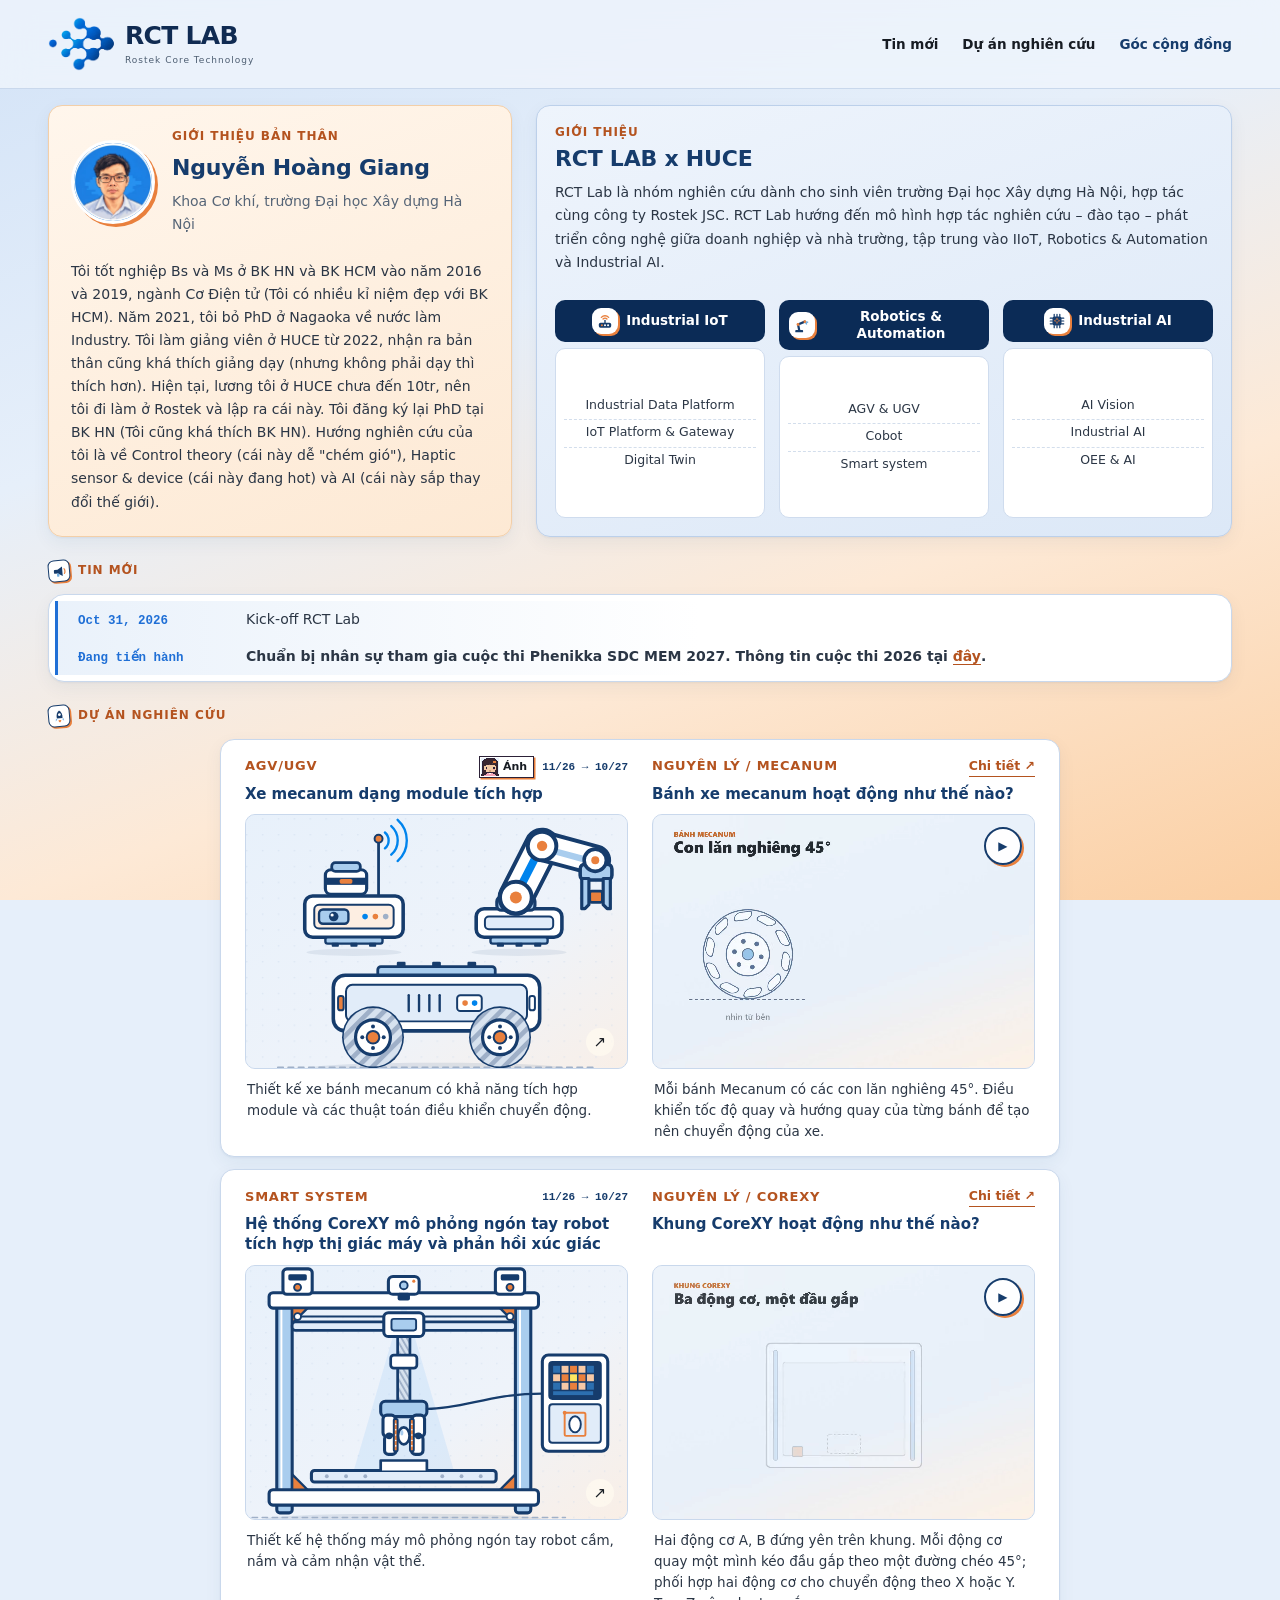
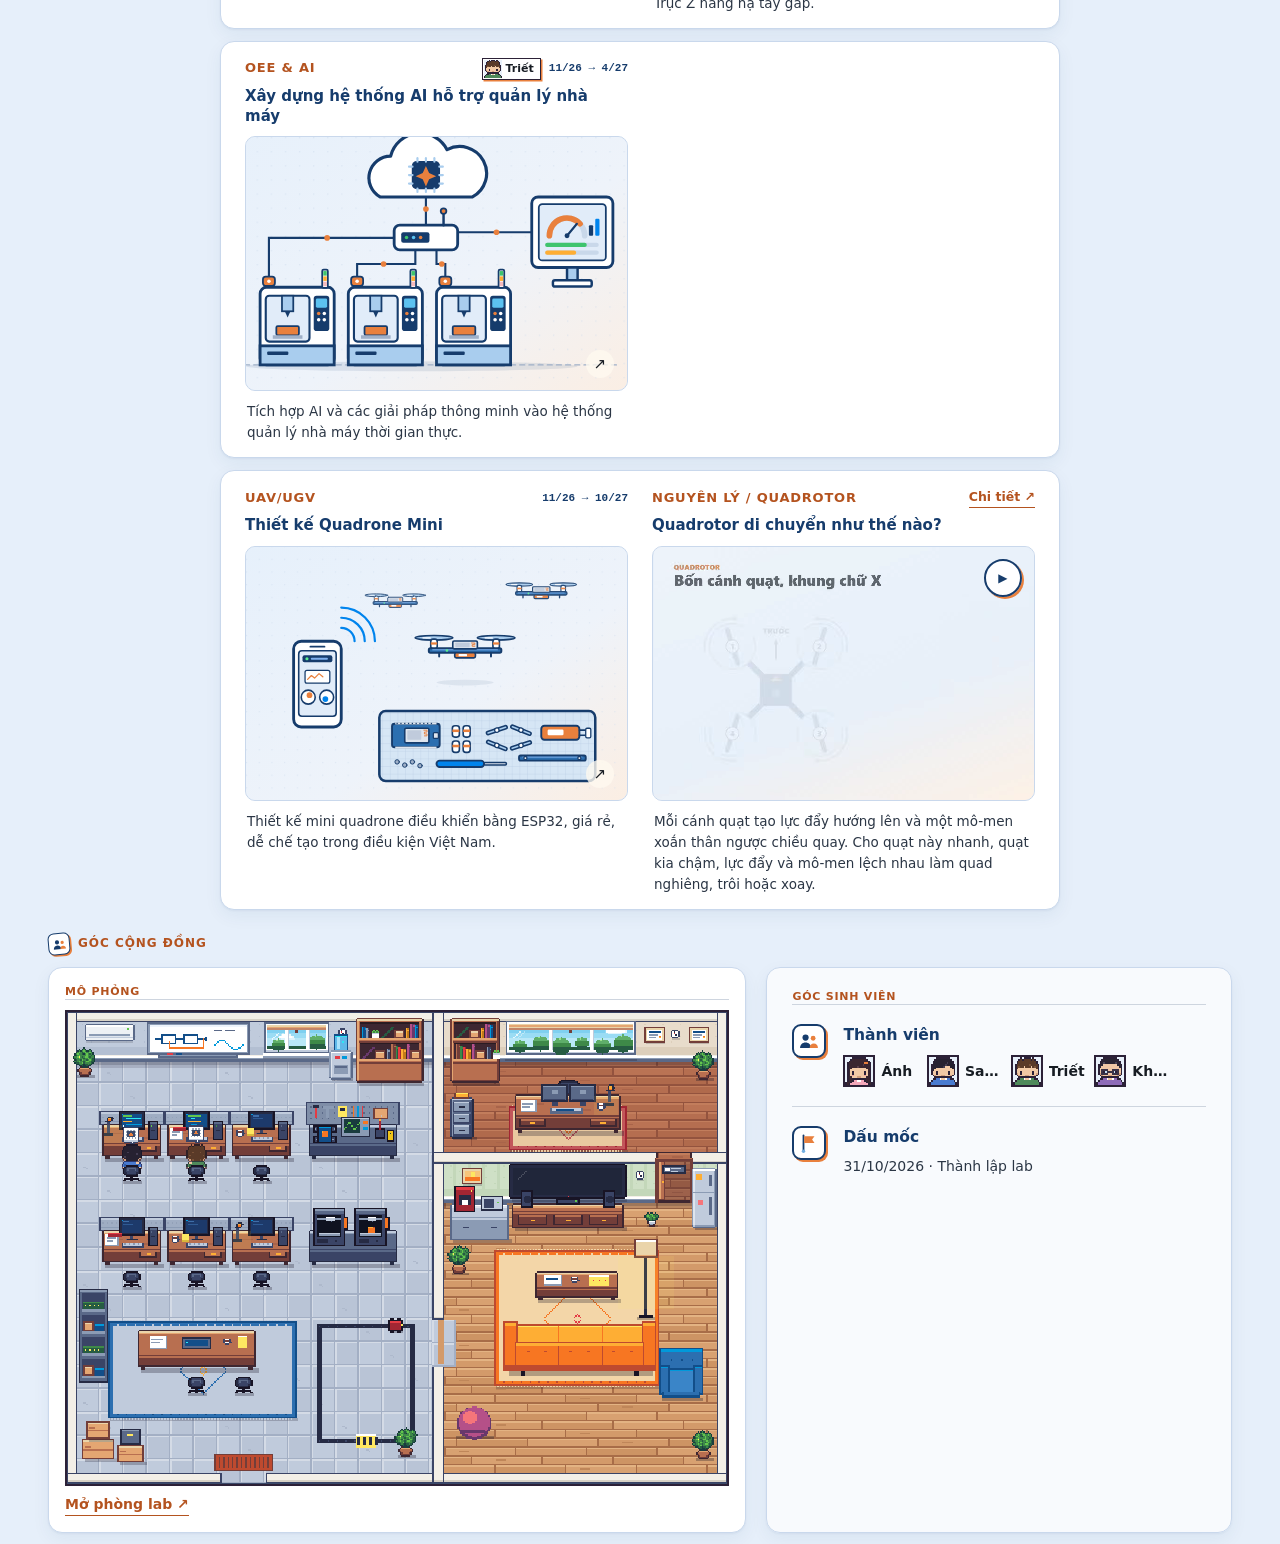
<file: index.html>
<!doctype html>
<html lang="vi">
<head>
  <meta charset="UTF-8"><meta name="viewport" content="width=device-width, initial-scale=1">
  <meta name="theme-color" content="#163c6c">
  <meta name="description" content="RCT Lab — Không gian học tập và thực hành cơ điện tử dành cho sinh viên. Seminar, dự án, nghiên cứu và học liệu.">
  <title>RCT Lab · Robotics & AI</title>
  <link rel="icon" type="image/svg+xml" href="assets/rct-network-icon.svg">
  <link rel="stylesheet" href="style.css"><link rel="stylesheet" href="revisions.css"><link rel="stylesheet" href="theme.css?v=32"><script defer src="app.js?v=7"></script>
</head>
<body>
  <header class="site-header"><div class="container header-inner">
    <a href="#home" class="brand" aria-label="RCT Lab — Trang đầu"><span class="brand-network" aria-hidden="true"><img src="assets/rct-brand-source.png" alt="" width="1042" height="262"></span><span class="brand-wordmark">RCT LAB<small>Rostek Core Technology</small></span></a>
    <button class="menu-toggle" aria-expanded="false" aria-controls="main-nav" aria-label="Mở menu"><span></span><span></span></button>
    <nav id="main-nav" aria-label="Điều hướng chính"><a href="#news">Tin mới</a><a href="#open-work">Dự án nghiên cứu</a><a href="#community">Góc cộng đồng</a></nav>
    
  </div></header>
  <main>
    <section class="rct-intro container intro-split" id="home"><div class="lab-summary"><div class="intro-copy"><div class="intro-label">GIỚI THIỆU</div><h1>RCT LAB x HUCE</h1><p>RCT Lab là nhóm nghiên cứu dành cho sinh viên trường Đại học Xây dựng Hà Nội, hợp tác cùng công ty Rostek JSC. RCT Lab hướng đến mô hình hợp tác nghiên cứu – đào tạo – phát triển công nghệ giữa doanh nghiệp và nhà trường, tập trung vào IIoT, Robotics &amp; Automation và Industrial AI.</p></div><div class="focus-grid" aria-label="Các nhóm chuyên môn"><article class="focus-card"><h2><span class="focus-icon" aria-hidden="true"><svg class="ico ico-iot" viewBox="0 0 32 32"><path class="rays w1" d="M9.5 9.5a9 9 0 0 1 13 0" stroke-width="2.4" stroke-linecap="round"/><path class="rays w2" d="M12.5 12.5a4.6 4.6 0 0 1 7 0" stroke-width="2.4" stroke-linecap="round"/><path d="M16 15v4" stroke="#163c6c" stroke-width="2.4" stroke-linecap="round"/><rect class="f1" x="5" y="19" width="22" height="9" rx="3"/><circle class="acc" cx="10.5" cy="23.5" r="1.8"/><circle class="f3" cx="16" cy="23.5" r="1.8"/><circle class="f3" cx="21.5" cy="23.5" r="1.8"/></svg></span>Industrial IoT</h2><ul><li>Industrial Data Platform</li><li>IoT Platform & Gateway</li><li>Digital Twin</li></ul></article><article class="focus-card"><h2><span class="focus-icon" aria-hidden="true"><svg class="ico ico-arm" viewBox="0 0 32 32"><rect class="f1" x="4" y="25" width="14" height="4" rx="1.5"/><g class="arm"><path d="M11 25 9 15l12-5" fill="none" stroke="#163c6c" stroke-width="4" stroke-linecap="round" stroke-linejoin="round"/><path d="M21 10l5 1m-5-1 3 4" fill="none" stroke="#72afe1" stroke-width="2.6" stroke-linecap="round"/><circle class="acc" cx="9" cy="15" r="2.6"/><circle class="acc" cx="21" cy="10" r="2.4"/></g></svg></span>Robotics & Automation</h2><ul><li>AGV & UGV</li><li>Cobot</li><li>Smart system</li></ul></article><article class="focus-card"><h2><span class="focus-icon" aria-hidden="true"><svg class="ico ico-chip" viewBox="0 0 32 32"><path d="M11 4v4M16 4v4M21 4v4M11 24v4M16 24v4M21 24v4M4 11h4M4 16h4M4 21h4M24 11h4M24 16h4M24 21h4" stroke="#163c6c" stroke-width="2.2" stroke-linecap="round"/><rect class="f1" x="8" y="8" width="16" height="16" rx="3.5"/><path class="acc spark" d="M16 10.5l1.4 3.6 3.6 1.4-3.6 1.4L16 20.5l-1.4-3.6-3.6-1.4 3.6-1.4z"/></svg></span>Industrial AI</h2><ul><li>AI Vision</li><li>Industrial AI</li><li>OEE &amp; AI</li></ul></article></div></div><aside class="about-card personal-sidebar" aria-labelledby="about-title"><div class="bio-heading"><div class="avatar-placeholder"><img src="assets/avatar.webp" alt="Ảnh đại diện Nguyễn Hoàng Giang" width="160" height="160"></div><div><h2 id="about-title">GIỚI THIỆU BẢN THÂN</h2><h3>Nguyễn Hoàng Giang</h3><p>Khoa Cơ khí, trường Đại học Xây dựng Hà Nội</p></div></div><div class="about-copy"><p>Tôi tốt nghiệp Bs và Ms ở BK HN và BK HCM vào năm 2016 và 2019, ngành Cơ Điện tử (Tôi có nhiều kỉ niệm đẹp với BK HCM). Năm 2021, tôi bỏ PhD ở Nagaoka về nước làm Industry. Tôi làm giảng viên ở HUCE từ 2022, nhận ra bản thân cũng khá thích giảng dạy (nhưng không phải dạy thì thích hơn). Hiện tại, lương tôi ở HUCE chưa đến 10tr, nên tôi đi làm ở Rostek và lập ra cái này. Tôi đăng ký lại PhD tại BK HN (Tôi cũng khá thích BK HN). Hướng nghiên cứu của tôi là về Control theory (cái này dễ "chém gió"), Haptic sensor &amp; device (cái này đang hot) và AI (cái này sắp thay đổi thế giới).</p></div></aside></section>

    <section class="news-section section news-brief-section" id="news"><div class="container"><div class="section-heading"><h2><span class="section-icon" aria-hidden="true"><svg class="ico ico-news" viewBox="0 0 32 32"><g class="mega"><path class="f1" d="M6 12h6l10-6v20l-10-6H6a2 2 0 0 1-2-2v-4a2 2 0 0 1 2-2z"/><rect class="f2" x="10" y="20" width="5" height="7" rx="2"/></g><path class="acc spark" d="M26 11c2 1.5 2 8.500 0 10" fill="none" stroke-width="2.600" stroke-linecap="round"/></svg></span>Tin mới</h2></div><ul class="news-brief-list"><li class="dated-news"><time datetime="2026-10-31">Oct 31, 2026</time><p>Kick-off RCT Lab</p></li><li class="dated-news ongoing" id="research"><span class="story-date">Đang tiến hành</span><p>Chuẩn bị nhân sự tham gia cuộc thi Phenikka SDC MEM 2027. Thông tin cuộc thi 2026 tại <a class="lk" href="https://phenikaa-uni.edu.vn:3600/mem/vi/2026sdc/2026-01-12-chu-de-va-luat-thi-dau-sdc-mem-2026.pdf" target="_blank" rel="noopener noreferrer">đây</a>.</p></li></ul></div></section>

    <section class="section container" id="open-work"><div class="section-heading"><div><h2><span class="section-icon" aria-hidden="true"><svg class="ico ico-rocket" viewBox="0 0 32 32"><g class="rk"><path class="f2" d="M11 22l-4 4 1-6zM21 22l4 4-1-6z"/><path class="f1" d="M16 3c5 3 7 9 6 17h-12c-1-8 1-14 6-17z"/><circle class="f3" cx="16" cy="12" r="3"/></g><path class="acc flame" d="M13 24c0 3 3 5 3 5s3-2 3-5z"/></svg></span>Dự án nghiên cứu</h2></div></div>
      
      <article class="project-row"><div class="project-main"><div class="row-head"><span class="row-tag">AGV/UGV</span><div class="project-meta"><span class="project-lead" title="Trưởng nhóm: Ánh"><img src="assets/members/anh.svg" alt="" width="28" height="28">Ánh</span><span class="project-timeline">11/26 → 10/27</span></div></div><h3 class="row-title"><button data-detail="project-rover">Xe mecanum dạng module tích hợp</button></h3><button class="project-picture pale" data-detail="project-rover" aria-label="Xe mecanum dạng module tích hợp"><img src="assets/mecanum-project-v2.svg" alt="Minh họa AGV/UGV" width="960" height="640"><span class="picture-arrow">↗</span></button><p class="row-desc">Thiết kế xe bánh mecanum có khả năng tích hợp module và các thuật toán điều khiển chuyển động.</p></div><div class="project-docs"><div class="row-head"><span class="row-tag">Nguyên lý / Mecanum</span><a class="rct-story-link" href="material-mecanum.html" target="_blank" rel="noopener noreferrer">Chi tiết ↗</a></div><h3 class="row-title">Bánh xe mecanum hoạt động như thế nào?</h3><div class="rct-story-media clip-media"><video muted loop playsinline preload="metadata" poster="assets/mecanum-clip-poster.png" aria-label="Clip minh họa con lăn 45° và bốn kiểu chuyển động của xe mecanum"><source src="assets/mecanum-clip.mp4" type="video/mp4"><source src="assets/mecanum-clip.webm" type="video/webm"></video><button class="clip-toggle" type="button" aria-label="Tạm dừng clip" aria-pressed="false"><span aria-hidden="true">❚❚</span></button></div><p class="row-desc">Mỗi bánh Mecanum có các con lăn nghiêng 45°. Điều khiển tốc độ quay và hướng quay của từng bánh để tạo nên chuyển động của xe.</p></div></article><article class="project-row"><div class="project-main"><div class="row-head"><span class="row-tag">Smart System</span><div class="project-meta"><span class="project-timeline">11/26 → 10/27</span></div></div><h3 class="row-title"><button data-detail="project-machine">Hệ thống CoreXY mô phỏng ngón tay robot tích hợp thị giác máy và phản hồi xúc giác</button></h3><button class="project-picture pale" data-detail="project-machine" aria-label="Hệ thống CoreXY mô phỏng ngón tay robot tích hợp thị giác máy và phản hồi xúc giác"><img src="assets/corexy-project-v2.svg" alt="Minh họa Smart System" width="990" height="660" loading="lazy"><span class="picture-arrow">↗</span></button><p class="row-desc">Thiết kế hệ thống máy mô phỏng ngón tay robot cầm, nắm và cảm nhận vật thể.</p></div><div class="project-docs"><div class="row-head"><span class="row-tag">Nguyên lý / CoreXY</span><a class="rct-story-link" href="material-corexy.html" target="_blank" rel="noopener noreferrer">Chi tiết ↗</a></div><h3 class="row-title">Khung CoreXY hoạt động như thế nào?</h3><div class="rct-story-media clip-media"><video muted loop playsinline preload="metadata" poster="assets/corexy-clip-poster.png" aria-label="Clip minh họa cách động cơ A, B, Z của khung CoreXY phối hợp để gắp và thả vật"><source src="assets/corexy-clip.mp4" type="video/mp4"><source src="assets/corexy-clip.webm" type="video/webm"></video><button class="clip-toggle" type="button" aria-label="Tạm dừng clip" aria-pressed="false"><span aria-hidden="true">❚❚</span></button></div><p class="row-desc">Hai động cơ A, B đứng yên trên khung. Mỗi động cơ quay một mình kéo đầu gắp theo một đường chéo 45°; phối hợp hai động cơ cho chuyển động theo X hoặc Y. Trục Z nâng hạ tay gắp.</p></div></article><article class="project-row"><div class="project-main"><div class="row-head"><span class="row-tag">OEE &amp; AI</span><div class="project-meta"><span class="project-lead" title="Trưởng nhóm: Triết"><img src="assets/members/triet.svg" alt="" width="28" height="28">Triết</span><span class="project-timeline">11/26 → 4/27</span></div></div><h3 class="row-title"><button data-detail="project-ai">Xây dựng hệ thống AI hỗ trợ quản lý nhà máy</button></h3><button class="project-picture pale" data-detail="project-ai" aria-label="Xây dựng hệ thống AI hỗ trợ quản lý nhà máy"><img src="assets/factory-project-v2.svg" alt="Minh họa OEE &amp; AI" width="1080" height="720" loading="lazy"><span class="picture-arrow">↗</span></button><p class="row-desc">Tích hợp AI và các giải pháp thông minh vào hệ thống quản lý nhà máy thời gian thực.</p></div><div class="project-docs project-docs--empty"></div></article><article class="project-row"><div class="project-main"><div class="row-head"><span class="row-tag">UAV/UGV</span><div class="project-meta"><span class="project-timeline">11/26 → 10/27</span></div></div><h3 class="row-title"><button data-detail="project-quad">Thiết kế Quadrone Mini</button></h3><button class="project-picture pale" data-detail="project-quad" aria-label="Thiết kế Quadrone Mini"><img src="assets/quadrone-project-v2.svg" alt="Minh họa UAV/UGV" width="900" height="600" loading="lazy"><span class="picture-arrow">↗</span></button><p class="row-desc">Thiết kế mini quadrone điều khiển bằng ESP32, giá rẻ, dễ chế tạo trong điều kiện Việt Nam.</p></div><div class="project-docs"><div class="row-head"><span class="row-tag">Nguyên lý / Quadrotor</span><a class="rct-story-link" href="material-quadrotor.html" target="_blank" rel="noopener noreferrer">Chi tiết ↗</a></div><h3 class="row-title">Quadrotor di chuyển như thế nào?</h3><div class="rct-story-media clip-media"><video muted loop playsinline preload="metadata" poster="assets/quadrotor-clip-poster.png" aria-label="Clip minh họa tốc độ bốn cánh quạt quyết định chuyển động của quadrotor"><source src="assets/quadrotor-clip.mp4" type="video/mp4"><source src="assets/quadrotor-clip.webm" type="video/webm"></video><button class="clip-toggle" type="button" aria-label="Tạm dừng clip" aria-pressed="false"><span aria-hidden="true">❚❚</span></button></div><p class="row-desc">Mỗi cánh quạt tạo lực đẩy hướng lên và một mô-men xoắn thân ngược chiều quay. Cho quạt này nhanh, quạt kia chậm, lực đẩy và mô-men lệch nhau làm quad nghiêng, trôi hoặc xoay.</p></div></article>
</section>

    <section class="community-section section" id="community"><div class="container"><div class="section-heading"><h2><span class="section-icon" aria-hidden="true"><svg class="ico ico-people" viewBox="0 0 32 32"><g class="pp"><circle class="f1" cx="11" cy="11" r="4.500"/><path class="f1" d="M3 26c0-5 3.500-8 8-8s8 3 8 8z"/><circle class="acc" cx="22" cy="12" r="3.500"/><path class="acc" d="M17 26c0-4 2.500-6.500 6-6.500s6 2.500 6 6.500z"/></g></svg></span>Góc cộng đồng</h2></div><div class="community-layout"><div class="sim-box"><div class="sim-label">Mô phỏng</div><div class="sim-frame"><iframe src="lab/?embed=1&amp;v=4" title="Phòng lab RCT dạng pixel, nhân vật hoạt động theo lịch trong ngày" loading="lazy"></iframe></div><a class="sim-open lk" href="lab/" target="_blank" rel="noopener noreferrer">Mở phòng lab ↗</a></div><div class="community-board"><div class="board-label">Góc sinh viên</div><div class="community-tile"><span class="tile-symbol" aria-hidden="true"><svg class="ico" viewBox="0 0 32 32"><circle class="f1" cx="11" cy="11" r="4.5"/><path class="f1" d="M3 26c0-5 3.5-8 8-8s8 3 8 8z"/><circle class="acc" cx="22" cy="12" r="3.5"/><path class="acc" d="M17 26c0-4 2.5-6.5 6-6.5s6 2.5 6 6.5z"/></svg></span><div><h3>Thành viên</h3><ul class="member-row"><li><img src="assets/members/anh.svg" alt="" width="32" height="32"><span>Ánh</span></li><li><img src="assets/members/sang.svg" alt="" width="32" height="32"><span>Sang</span></li><li><img src="assets/members/triet.svg" alt="" width="32" height="32"><span>Triết</span></li><li><img src="assets/members/khiet.svg" alt="" width="32" height="32"><span>Khiết</span></li></ul></div></div><div class="community-tile"><span class="tile-symbol" aria-hidden="true"><svg class="ico" viewBox="0 0 32 32"><path d="M8 28V5" stroke="#163c6c" stroke-width="2.6" stroke-linecap="round"/><path class="acc" d="M9 6h15l-3.5 5 3.5 5H9z"/><circle class="f2" cx="8" cy="28" r="2.5"/></svg></span><div><h3>Dấu mốc</h3><p><time datetime="2026-10-31">31/10/2026</time> · Thành lập lab</p></div></div></div></div></div></section>
  </main>

  <dialog id="detail-dialog" aria-labelledby="dialog-title"><div class="dialog-head"><span class="eyebrow">RCT LAB / KHÁM PHÁ</span><button id="dialog-close" aria-label="Đóng chi tiết">×</button></div><div id="dialog-content"></div></dialog>
</body>
</html>
</file>
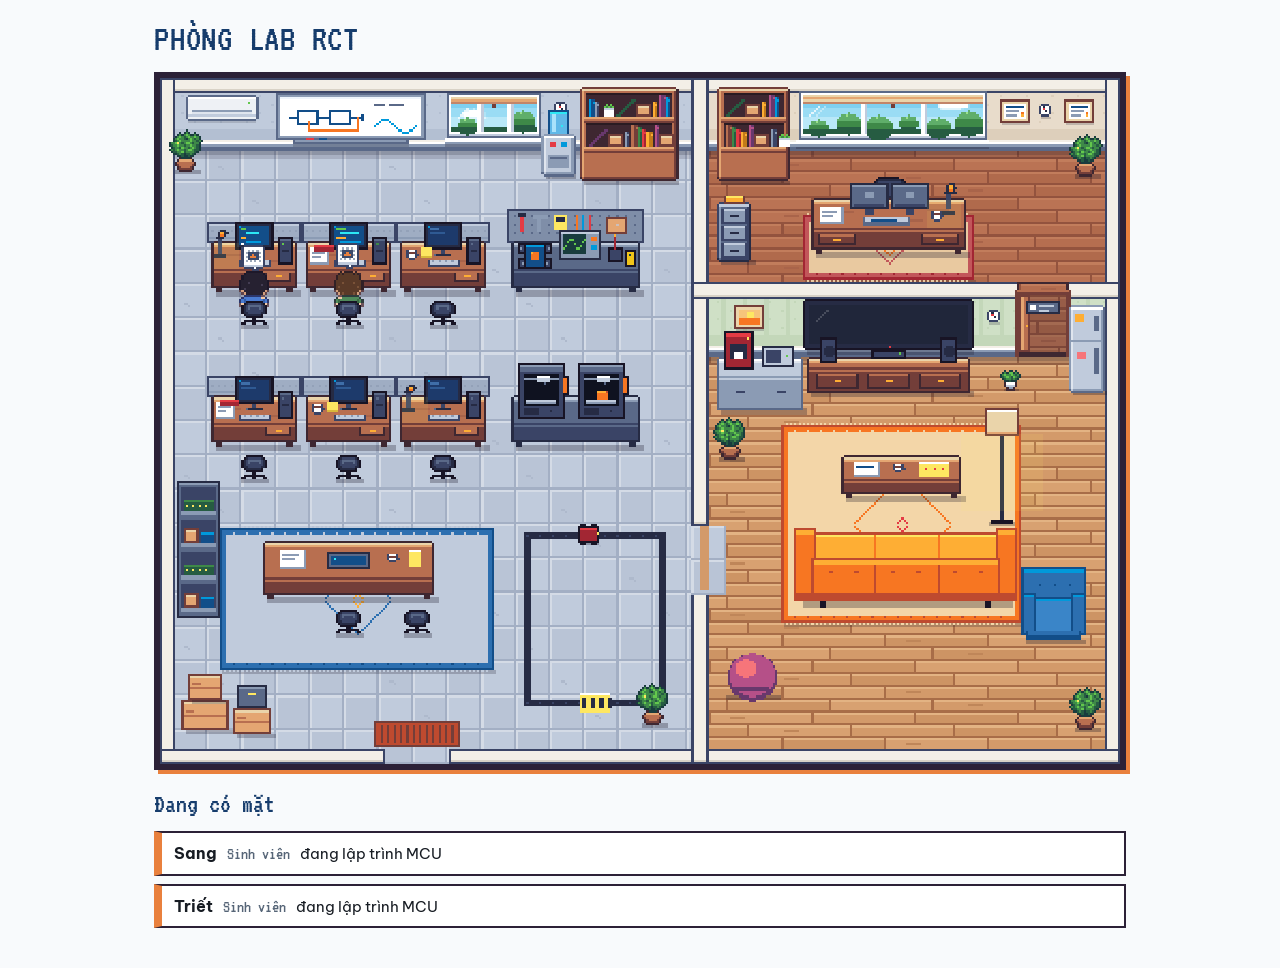
<file: lab/index.html>
<!doctype html>
<html lang="vi">
<head>
<meta charset="UTF-8"><meta name="viewport" content="width=device-width, initial-scale=1">
<title>Phòng lab RCT</title>
<script>if (new URLSearchParams(location.search).has('embed')) document.documentElement.classList.add('embed');</script>
<link rel="icon" type="image/svg+xml" href="../assets/rct-network-icon.svg">
<link rel="preconnect" href="https://fonts.googleapis.com"><link rel="preconnect" href="https://fonts.gstatic.com" crossorigin>
<link rel="stylesheet" href="https://fonts.googleapis.com/css2?family=VT323&family=Be+Vietnam+Pro:wght@400;600&display=swap">
<style>
:root{--navy:#163c6c;--navy2:#102b52;--ink:#2c2137;--pale:#e8f0fa;--orange:#e9803d;--text:#171c23;--muted:#566577;--bg:#f8fafc;--pix:"VT323",monospace;--ui:"Be Vietnam Pro","Segoe UI",system-ui,sans-serif}
*{box-sizing:border-box}
body{margin:0;background:var(--bg);color:var(--text);font:15px/1.5 var(--ui);padding:20px 16px 40px}
.wrap{max-width:972px;margin:0 auto;display:grid;gap:14px}
.wrap>*{min-width:0}
header{display:flex;flex-wrap:wrap;justify-content:space-between;align-items:baseline;gap:6px 16px}
h1{font:400 2.4rem/1 var(--pix);margin:0;color:var(--navy);letter-spacing:.02em}
.stage{background:var(--ink);padding:6px;box-shadow:4px 4px 0 var(--orange)}
canvas{display:block;width:100%;max-width:100%;height:auto;image-rendering:pixelated;cursor:pointer}
.clock{font:400 2.4rem/1 var(--pix);color:var(--navy)}
.date{color:var(--muted);font-size:.85rem}
.spacer{flex:1}
button{font:400 1.2rem/1 var(--pix);border:2px solid var(--ink);background:var(--pale);color:var(--ink);padding:5px 10px;cursor:pointer;box-shadow:2px 2px 0 var(--ink)}
button:active{transform:translate(2px,2px);box-shadow:none}
button[aria-pressed="true"]{background:var(--orange);color:#fff}
button:focus-visible,input:focus-visible,canvas:focus-visible{outline:2px dashed var(--orange);outline-offset:2px}
.group{display:flex;flex-wrap:wrap;gap:6px;align-items:center}
.group span{font:400 1.1rem var(--pix);color:var(--muted)}
input[type=range]{width:100%;accent-color:var(--orange)}
.ticks{display:flex;justify-content:space-between;font:400 1rem var(--pix);color:var(--muted)}
h2{font:400 1.7rem/1 var(--pix);color:var(--navy);margin:6px 0 0}
.now-list{list-style:none;margin:0;padding:0;display:grid;gap:8px}
.now-list li{display:flex;flex-wrap:wrap;align-items:baseline;gap:4px 10px;background:#fff;border:2px solid var(--ink);border-left:8px solid var(--orange);padding:8px 12px}
.now-list li.pi{border-left-color:var(--navy)}
.now-list li.sel{box-shadow:4px 4px 0 var(--orange)}
.now-list b{font-size:1rem}
.now-list .role{font:400 1.1rem/1 var(--pix);color:var(--muted)}
@media (max-width:560px){.clock{font-size:2rem}}
/* ?embed=1: chỉ còn khung phòng, dùng khi nhúng vào trang chính */
.embed body{padding:0;background:transparent}
.embed .wrap{gap:0}
.embed header,.embed .bar,.embed h2,.embed .now-list{display:none}
.embed .stage{padding:0;box-shadow:none;background:none}
</style>
</head>
<body>
<div class="wrap">
  <header>
    <h1>PHÒNG LAB RCT</h1>
  </header>
  <div class="stage"><canvas id="cv" width="1344" height="960" aria-label="Phòng lab pixel; bấm vào nhân vật để đánh dấu"></canvas></div>
  <h2>Đang có mặt</h2>
  <ul id="now" class="now-list" aria-live="polite"></ul>
</div>
<script src="sprites.js?v=4"></script>
<script src="lab.js?v=6"></script>
</body>
</html>
</file>
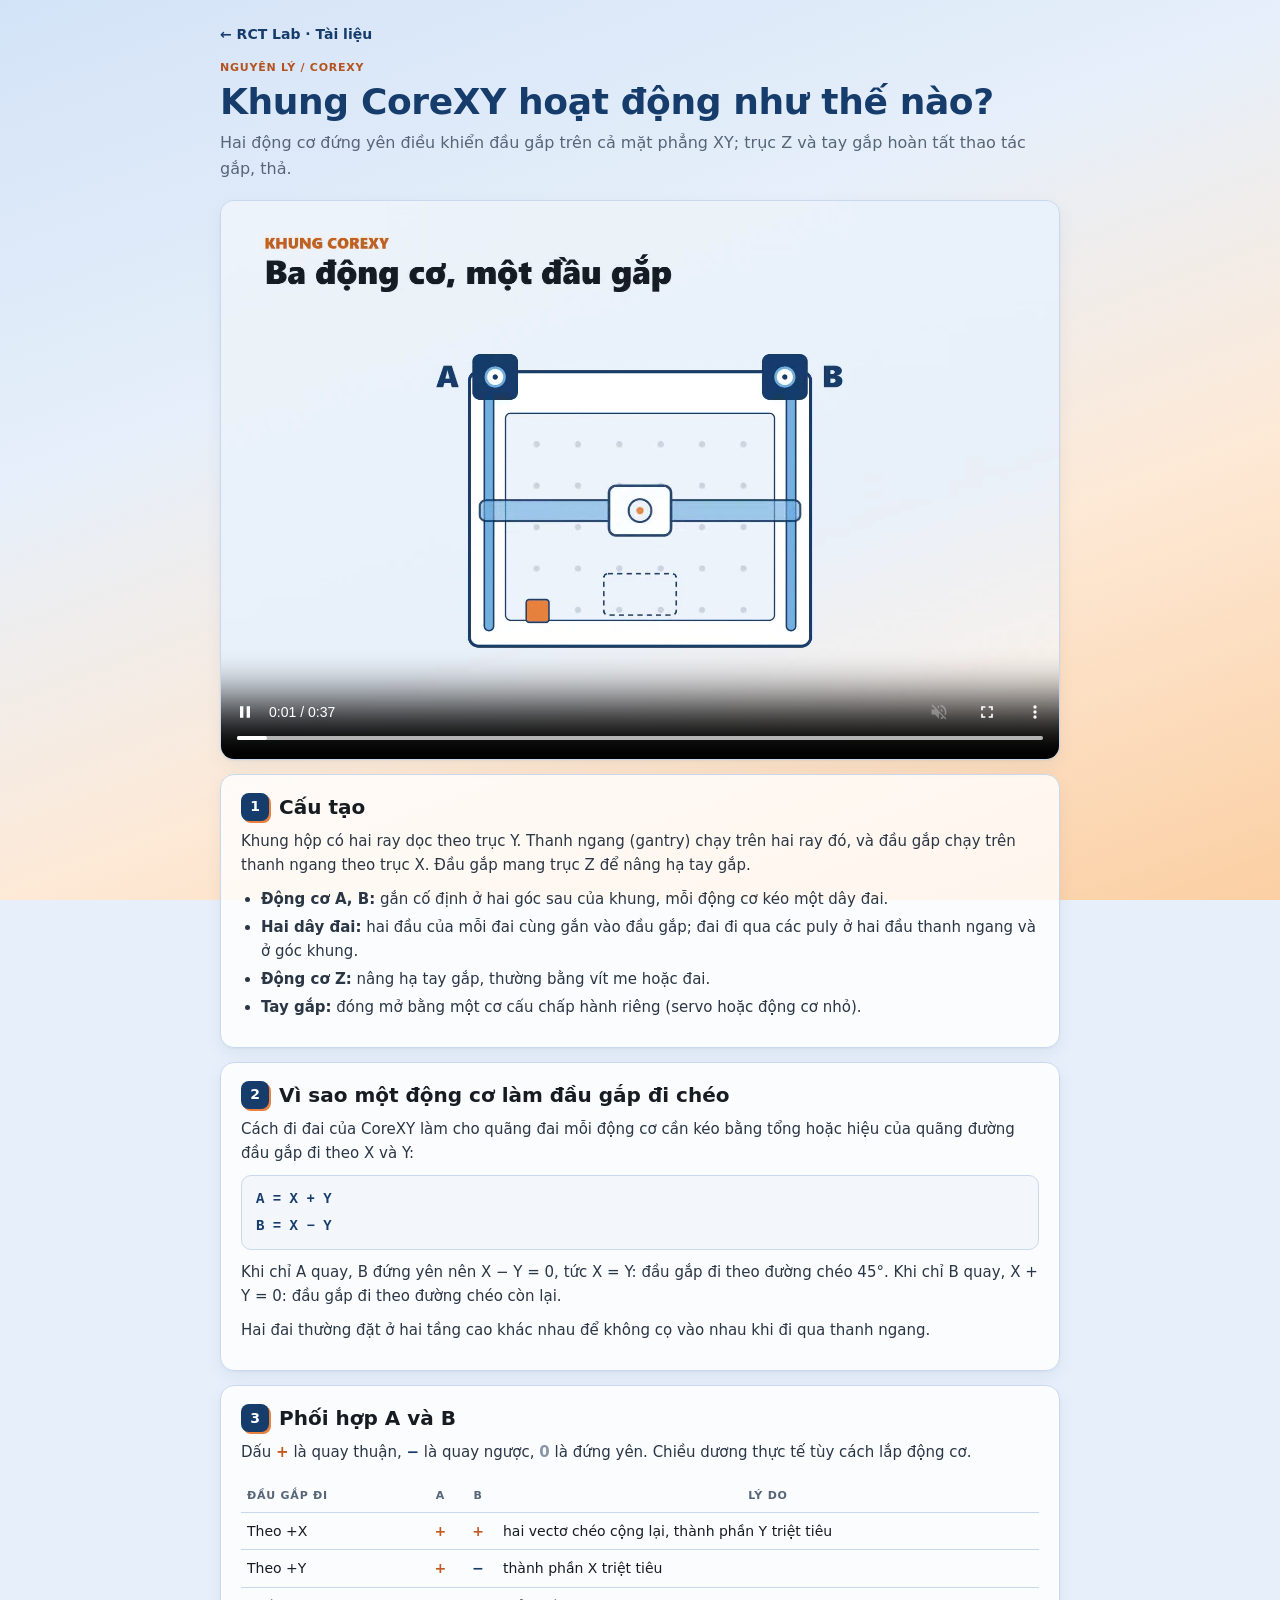
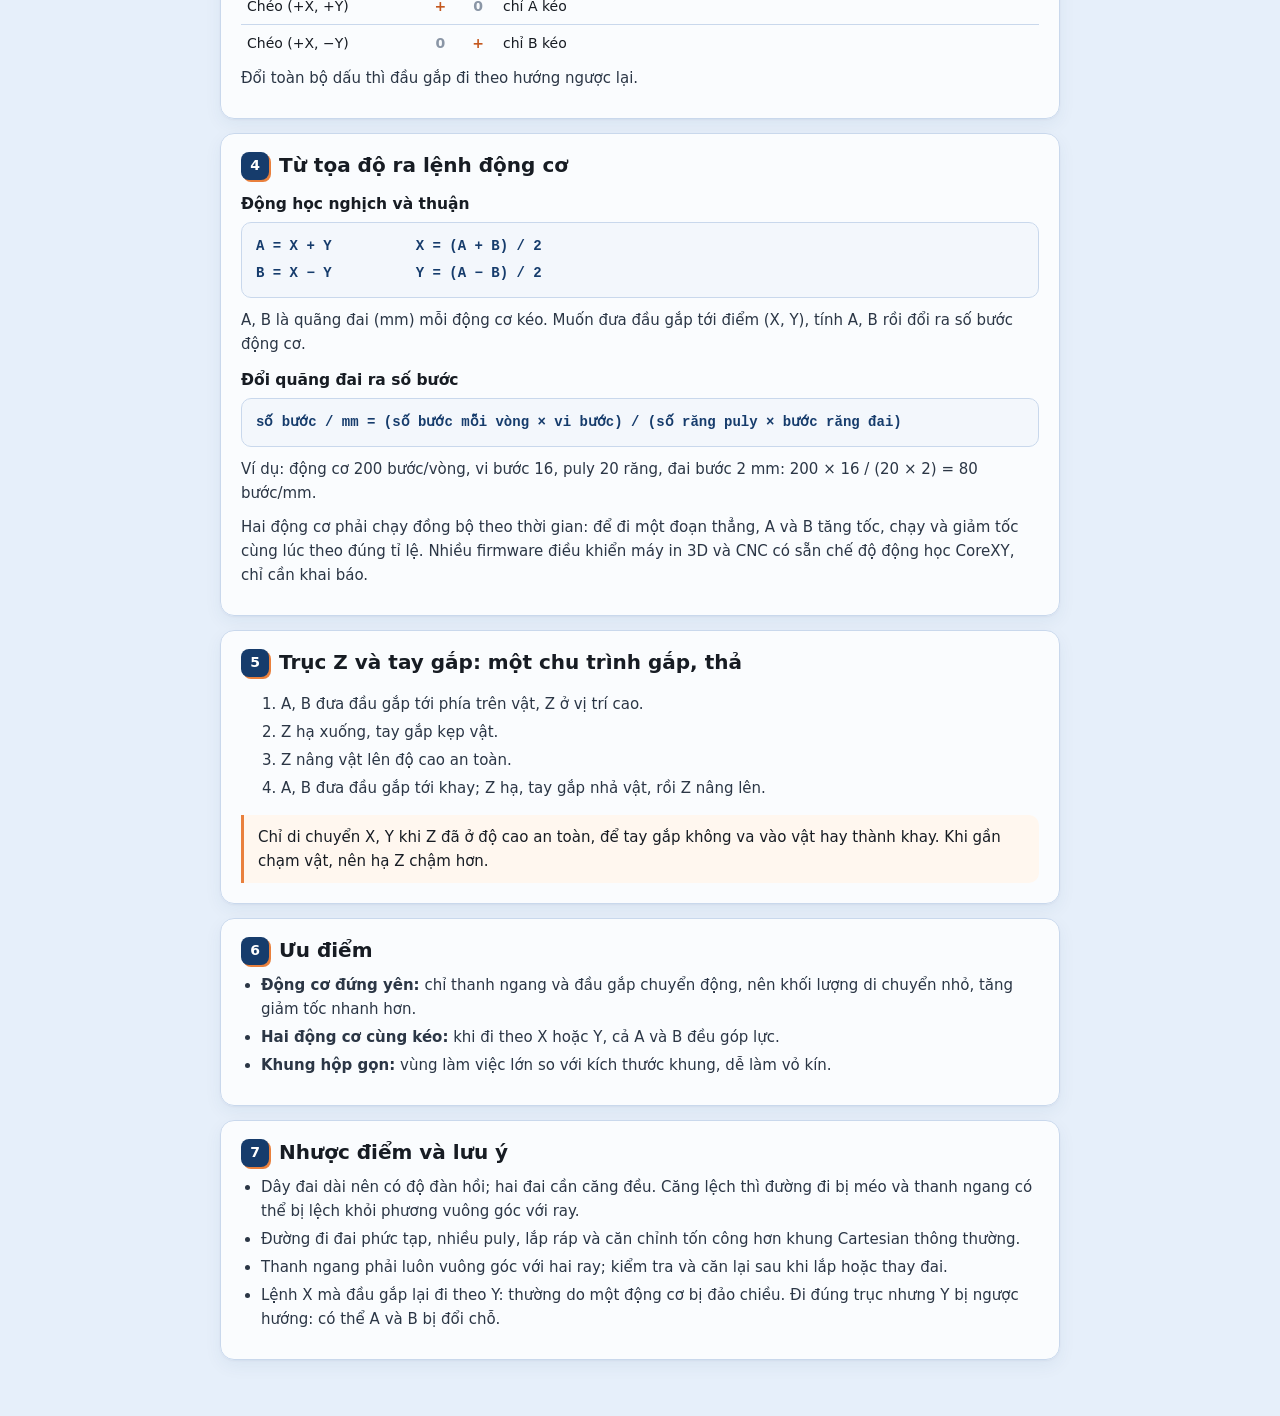
<file: material-corexy.html>
<!doctype html>
<html lang="vi">
<head>
  <meta charset="UTF-8"><meta name="viewport" content="width=device-width, initial-scale=1">
  <meta name="theme-color" content="#163c6c">
  <title>Khung CoreXY hoạt động như thế nào? · RCT Lab</title>
  <link rel="icon" type="image/svg+xml" href="assets/rct-network-icon.svg">
  <style>
    :root{--navy:#163c6c;--ink:#171c23;--body:#2b3645;--muted:#566577;--line:#c9d8ec;--card:rgba(255,255,255,.78);--orange:#e9803d;--tag:#b4531f;--blue:#1f6fd6;
      --shadow:0 1px 2px rgba(22,60,108,.05),0 6px 18px rgba(22,60,108,.06)}
    *{box-sizing:border-box}
    html{background:#e6effa}
    body{margin:0;background:linear-gradient(160deg,#d3e3f7 0%,#e6effa 36%,#fde9d6 66%,#fbcfa3 100%);background-attachment:fixed;color:var(--ink);font:15px/1.6 "Segoe UI",Inter,system-ui,sans-serif;-webkit-font-smoothing:antialiased}
    main{max-width:880px;margin:0 auto;padding:22px 20px 56px}
    a.back{display:inline-block;color:var(--navy);font-weight:600;text-decoration:none;font-size:14px;margin-bottom:14px}
    a.back:hover{color:var(--tag)}
    .tag{display:block;font-size:11px;font-weight:700;text-transform:uppercase;letter-spacing:.07em;color:var(--tag)}
    h1{color:var(--navy);font-size:clamp(26px,4.4vw,36px);line-height:1.15;font-weight:700;margin:4px 0 8px;letter-spacing:-.01em}
    .lede{color:var(--muted);font-size:16px;margin:0 0 18px}
    h2{font-size:20px;line-height:1.25;font-weight:700;margin:0 0 8px;display:flex;align-items:center;gap:10px}
    h2 .n{display:inline-grid;place-items:center;width:28px;height:28px;border-radius:8px;background:var(--navy);color:#fff;font-size:14px;flex-shrink:0;box-shadow:2px 2px 0 var(--orange)}
    h3{font-size:15.5px;font-weight:600;margin:12px 0 4px}
    p,li{color:var(--body)}
    p{margin:0 0 10px}
    ul{margin:0 0 10px;padding-left:20px}
    li{margin-bottom:4px}
    .card{background:var(--card);border:1px solid var(--line);border-radius:14px;box-shadow:var(--shadow);padding:18px 20px;margin-top:14px}
    .clip{margin:0;border-radius:14px;overflow:hidden;border:1px solid var(--line);box-shadow:var(--shadow);background:#e8f0fa}
    .clip video{display:block;width:100%;height:auto;aspect-ratio:3/2}
    table{border-collapse:collapse;width:100%;font-size:14px;margin:6px 0 4px}
    th{font-size:11px;text-transform:uppercase;letter-spacing:.07em;color:var(--muted);font-weight:700;text-align:center;padding:7px 6px;border-bottom:1px solid var(--line)}
    th:first-child,td:first-child{text-align:left}
    td{padding:7px 6px;border-bottom:1px solid var(--line);text-align:center;white-space:nowrap}
    tr:last-child td{border-bottom:0}
    .p{color:#c4581f;font-weight:700}.m{color:var(--navy);font-weight:700}.z{color:#8a96a6;font-weight:700}
    .eq{font:600 14px/1.9 Consolas,"SFMono-Regular",monospace;color:var(--navy);background:#f3f7fc;border:1px solid var(--line);border-radius:10px;padding:10px 14px;margin:6px 0 10px;overflow-x:auto;white-space:pre}
    .note{border-left:3px solid var(--orange);background:#fff7ef;border-radius:0 10px 10px 0;padding:10px 14px;margin:8px 0 2px}
    .scroll{overflow-x:auto}
    @media (max-width:560px){main{padding:16px 16px 40px}.card{padding:16px}td,th{padding:6px 4px}}
  </style>
</head>
<body>
<main>
  <a class="back" href="index.html#teaching">← RCT Lab · Tài liệu</a>
  <span class="tag">Nguyên lý / CoreXY</span>
  <h1>Khung CoreXY hoạt động như thế nào?</h1>
  <p class="lede">Hai động cơ đứng yên điều khiển đầu gắp trên cả mặt phẳng XY; trục Z và tay gắp hoàn tất thao tác gắp, thả.</p>

  <figure class="clip"><video id="clip" muted loop playsinline preload="metadata" controls poster="assets/corexy-clip-poster.png" aria-label="Clip minh họa cách động cơ A, B, Z của khung CoreXY phối hợp để gắp và thả vật"><source src="assets/corexy-clip.mp4" type="video/mp4"><source src="assets/corexy-clip.webm" type="video/webm"></video></figure>

  <section class="card">
    <h2><span class="n">1</span>Cấu tạo</h2>
    <p>Khung hộp có hai ray dọc theo trục Y. Thanh ngang (gantry) chạy trên hai ray đó, và đầu gắp chạy trên thanh ngang theo trục X. Đầu gắp mang trục Z để nâng hạ tay gắp.</p>
    <ul>
      <li><b>Động cơ A, B:</b> gắn cố định ở hai góc sau của khung, mỗi động cơ kéo một dây đai.</li>
      <li><b>Hai dây đai:</b> hai đầu của mỗi đai cùng gắn vào đầu gắp; đai đi qua các puly ở hai đầu thanh ngang và ở góc khung.</li>
      <li><b>Động cơ Z:</b> nâng hạ tay gắp, thường bằng vít me hoặc đai.</li>
      <li><b>Tay gắp:</b> đóng mở bằng một cơ cấu chấp hành riêng (servo hoặc động cơ nhỏ).</li>
    </ul>
  </section>

  <section class="card">
    <h2><span class="n">2</span>Vì sao một động cơ làm đầu gắp đi chéo</h2>
    <p>Cách đi đai của CoreXY làm cho quãng đai mỗi động cơ cần kéo bằng tổng hoặc hiệu của quãng đường đầu gắp đi theo X và Y:</p>
    <div class="eq">A = X + Y
B = X − Y</div>
    <p>Khi chỉ A quay, B đứng yên nên X − Y = 0, tức X = Y: đầu gắp đi theo đường chéo 45°. Khi chỉ B quay, X + Y = 0: đầu gắp đi theo đường chéo còn lại.</p>
    <p>Hai đai thường đặt ở hai tầng cao khác nhau để không cọ vào nhau khi đi qua thanh ngang.</p>
  </section>

  <section class="card">
    <h2><span class="n">3</span>Phối hợp A và B</h2>
    <p>Dấu <span class="p">+</span> là quay thuận, <span class="m">−</span> là quay ngược, <span class="z">0</span> là đứng yên. Chiều dương thực tế tùy cách lắp động cơ.</p>
    <div class="scroll"><table>
      <thead><tr><th>Đầu gắp đi</th><th>A</th><th>B</th><th>Lý do</th></tr></thead>
      <tbody>
        <tr><td>Theo +X</td><td class="p">+</td><td class="p">+</td><td style="text-align:left">hai vectơ chéo cộng lại, thành phần Y triệt tiêu</td></tr>
        <tr><td>Theo +Y</td><td class="p">+</td><td class="m">−</td><td style="text-align:left">thành phần X triệt tiêu</td></tr>
        <tr><td>Chéo (+X, +Y)</td><td class="p">+</td><td class="z">0</td><td style="text-align:left">chỉ A kéo</td></tr>
        <tr><td>Chéo (+X, −Y)</td><td class="z">0</td><td class="p">+</td><td style="text-align:left">chỉ B kéo</td></tr>
      </tbody>
    </table></div>
    <p>Đổi toàn bộ dấu thì đầu gắp đi theo hướng ngược lại.</p>
  </section>

  <section class="card">
    <h2><span class="n">4</span>Từ tọa độ ra lệnh động cơ</h2>
    <h3>Động học nghịch và thuận</h3>
    <div class="eq">A = X + Y          X = (A + B) / 2
B = X − Y          Y = (A − B) / 2</div>
    <p>A, B là quãng đai (mm) mỗi động cơ kéo. Muốn đưa đầu gắp tới điểm (X, Y), tính A, B rồi đổi ra số bước động cơ.</p>
    <h3>Đổi quãng đai ra số bước</h3>
    <div class="eq">số bước / mm = (số bước mỗi vòng × vi bước) / (số răng puly × bước răng đai)</div>
    <p>Ví dụ: động cơ 200 bước/vòng, vi bước 16, puly 20 răng, đai bước 2 mm: 200 × 16 / (20 × 2) = 80 bước/mm.</p>
    <p>Hai động cơ phải chạy đồng bộ theo thời gian: để đi một đoạn thẳng, A và B tăng tốc, chạy và giảm tốc cùng lúc theo đúng tỉ lệ. Nhiều firmware điều khiển máy in 3D và CNC có sẵn chế độ động học CoreXY, chỉ cần khai báo.</p>
  </section>

  <section class="card">
    <h2><span class="n">5</span>Trục Z và tay gắp: một chu trình gắp, thả</h2>
    <ol>
      <li>A, B đưa đầu gắp tới phía trên vật, Z ở vị trí cao.</li>
      <li>Z hạ xuống, tay gắp kẹp vật.</li>
      <li>Z nâng vật lên độ cao an toàn.</li>
      <li>A, B đưa đầu gắp tới khay; Z hạ, tay gắp nhả vật, rồi Z nâng lên.</li>
    </ol>
    <div class="note">Chỉ di chuyển X, Y khi Z đã ở độ cao an toàn, để tay gắp không va vào vật hay thành khay. Khi gần chạm vật, nên hạ Z chậm hơn.</div>
  </section>

  <section class="card">
    <h2><span class="n">6</span>Ưu điểm</h2>
    <ul>
      <li><b>Động cơ đứng yên:</b> chỉ thanh ngang và đầu gắp chuyển động, nên khối lượng di chuyển nhỏ, tăng giảm tốc nhanh hơn.</li>
      <li><b>Hai động cơ cùng kéo:</b> khi đi theo X hoặc Y, cả A và B đều góp lực.</li>
      <li><b>Khung hộp gọn:</b> vùng làm việc lớn so với kích thước khung, dễ làm vỏ kín.</li>
    </ul>
  </section>

  <section class="card">
    <h2><span class="n">7</span>Nhược điểm và lưu ý</h2>
    <ul>
      <li>Dây đai dài nên có độ đàn hồi; hai đai cần căng đều. Căng lệch thì đường đi bị méo và thanh ngang có thể bị lệch khỏi phương vuông góc với ray.</li>
      <li>Đường đi đai phức tạp, nhiều puly, lắp ráp và căn chỉnh tốn công hơn khung Cartesian thông thường.</li>
      <li>Thanh ngang phải luôn vuông góc với hai ray; kiểm tra và căn lại sau khi lắp hoặc thay đai.</li>
      <li>Lệnh X mà đầu gắp lại đi theo Y: thường do một động cơ bị đảo chiều. Đi đúng trục nhưng Y bị ngược hướng: có thể A và B bị đổi chỗ.</li>
    </ul>
  </section>
</main>
<script>
  // Clip tự phát không tiếng khi cuộn tới, trừ khi người xem bật giảm chuyển động
  (function () {
    var v = document.getElementById('clip');
    var reduce = window.matchMedia && window.matchMedia('(prefers-reduced-motion: reduce)').matches;
    if (!v || reduce || !('IntersectionObserver' in window)) return;
    new IntersectionObserver(function (es) {
      es.forEach(function (e) { if (e.isIntersecting) { var p = v.play(); if (p && p.catch) p.catch(function () {}); } else v.pause(); });
    }, { threshold: .35 }).observe(v);
  })();
</script>
</body>
</html>
</file>
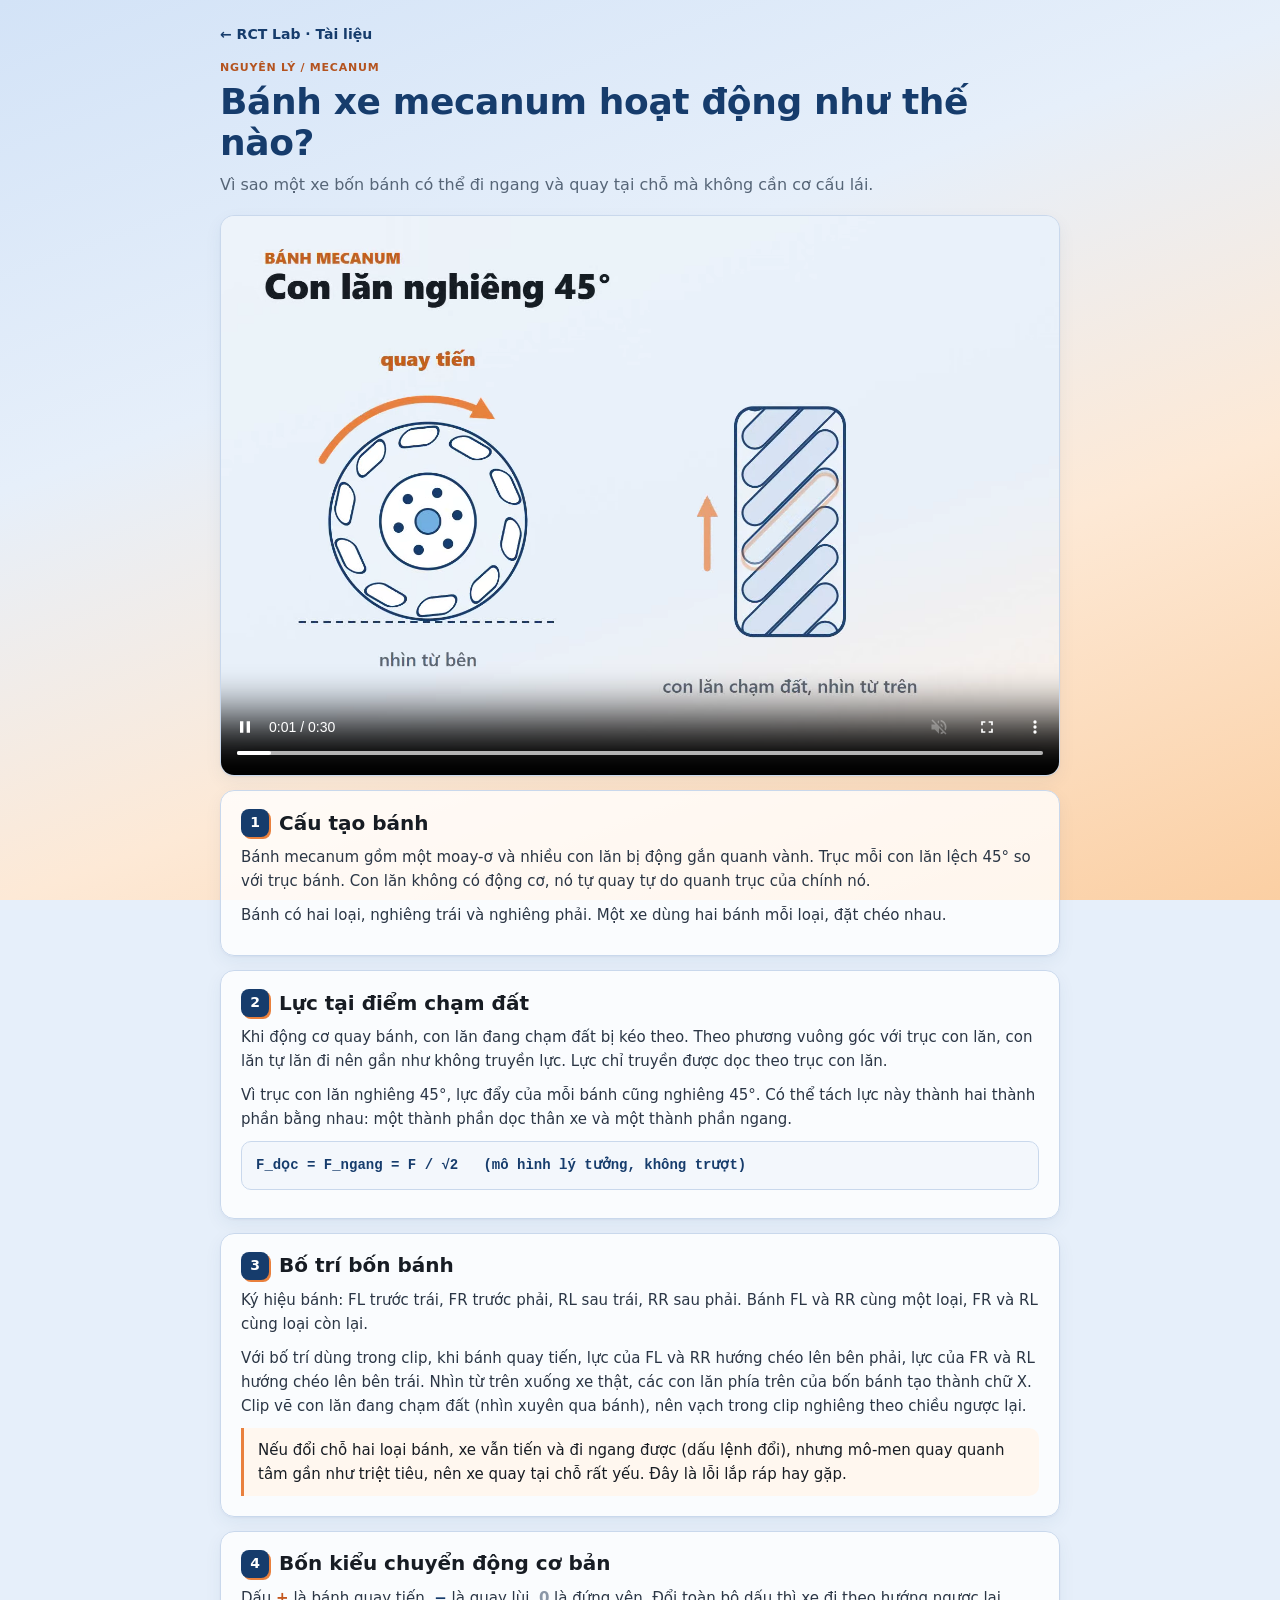
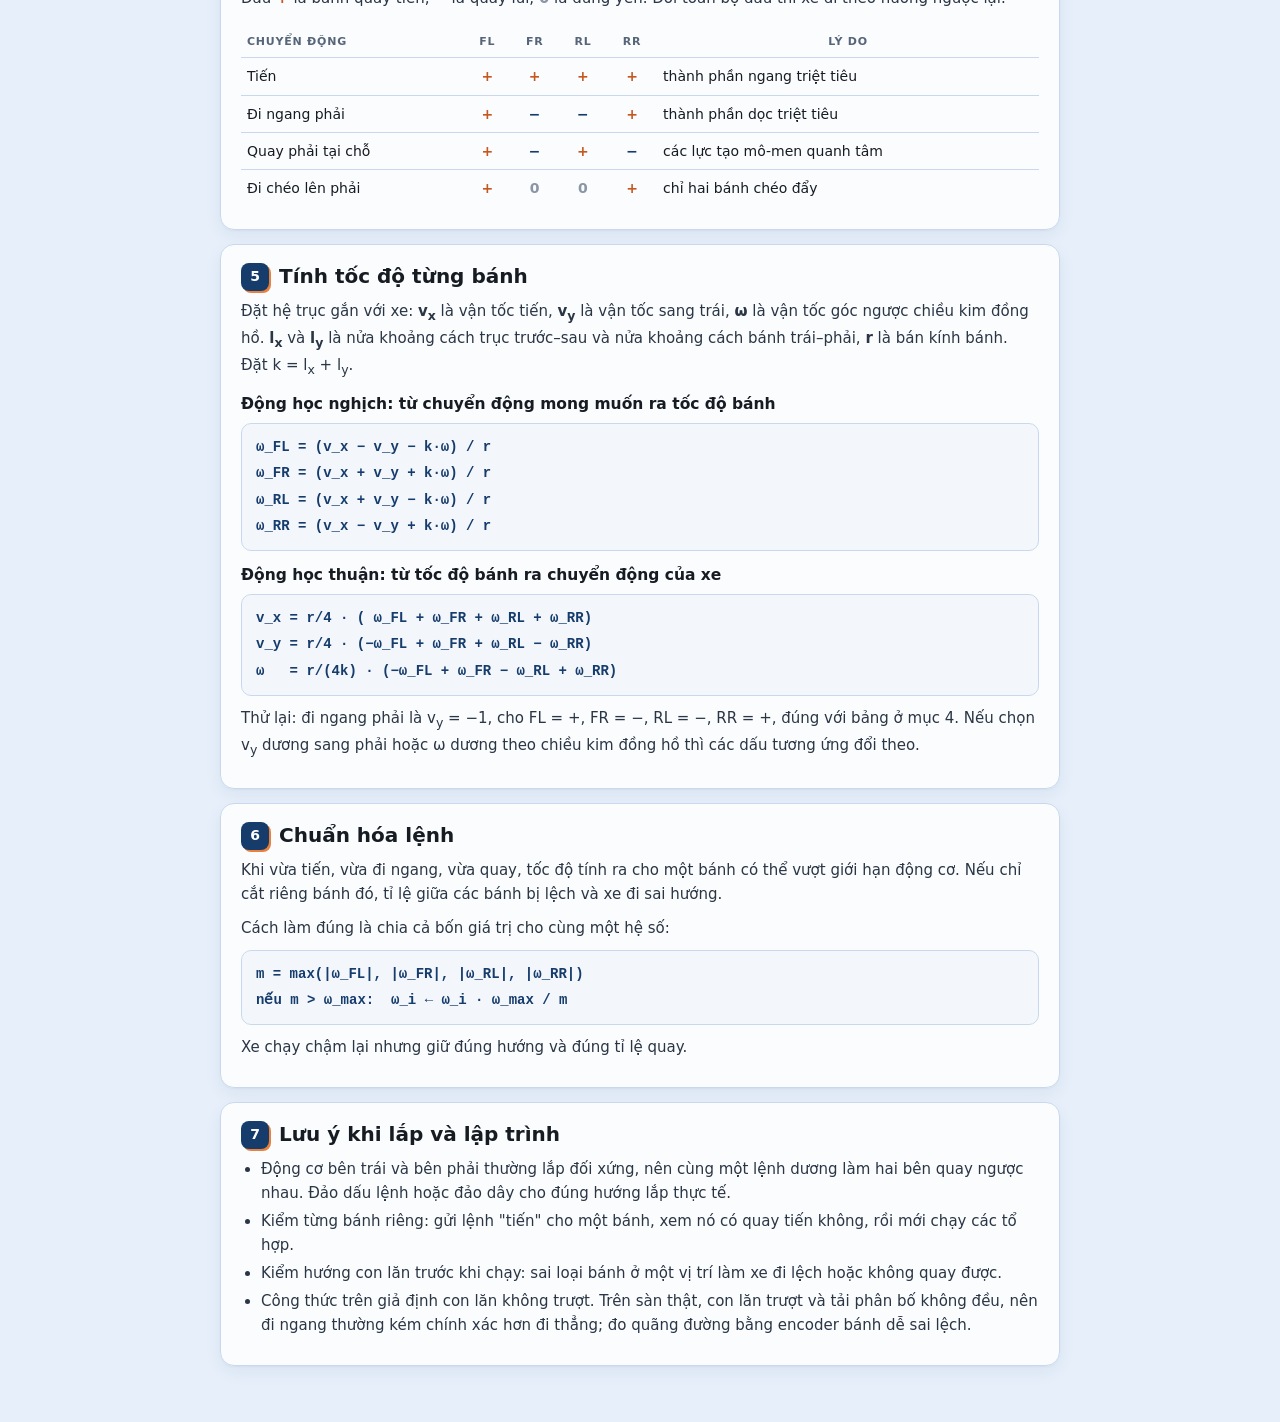
<file: material-mecanum.html>
<!doctype html>
<html lang="vi">
<head>
  <meta charset="UTF-8"><meta name="viewport" content="width=device-width, initial-scale=1">
  <meta name="theme-color" content="#163c6c">
  <title>Bánh xe mecanum hoạt động như thế nào? · RCT Lab</title>
  <link rel="icon" type="image/svg+xml" href="assets/rct-network-icon.svg">
  <style>
    :root{--navy:#163c6c;--ink:#171c23;--body:#2b3645;--muted:#566577;--line:#c9d8ec;--card:rgba(255,255,255,.78);--orange:#e9803d;--tag:#b4531f;--blue:#1f6fd6;
      --shadow:0 1px 2px rgba(22,60,108,.05),0 6px 18px rgba(22,60,108,.06)}
    *{box-sizing:border-box}
    html{background:#e6effa}
    body{margin:0;background:linear-gradient(160deg,#d3e3f7 0%,#e6effa 36%,#fde9d6 66%,#fbcfa3 100%);background-attachment:fixed;color:var(--ink);font:15px/1.6 "Segoe UI",Inter,system-ui,sans-serif;-webkit-font-smoothing:antialiased}
    main{max-width:880px;margin:0 auto;padding:22px 20px 56px}
    a.back{display:inline-block;color:var(--navy);font-weight:600;text-decoration:none;font-size:14px;margin-bottom:14px}
    a.back:hover{color:var(--tag)}
    .tag{display:block;font-size:11px;font-weight:700;text-transform:uppercase;letter-spacing:.07em;color:var(--tag)}
    h1{color:var(--navy);font-size:clamp(26px,4.4vw,36px);line-height:1.15;font-weight:700;margin:4px 0 8px;letter-spacing:-.01em}
    .lede{color:var(--muted);font-size:16px;margin:0 0 18px}
    h2{font-size:20px;line-height:1.25;font-weight:700;margin:0 0 8px;display:flex;align-items:center;gap:10px}
    h2 .n{display:inline-grid;place-items:center;width:28px;height:28px;border-radius:8px;background:var(--navy);color:#fff;font-size:14px;flex-shrink:0;box-shadow:2px 2px 0 var(--orange)}
    h3{font-size:15.5px;font-weight:600;margin:12px 0 4px}
    p,li{color:var(--body)}
    p{margin:0 0 10px}
    ul{margin:0 0 10px;padding-left:20px}
    li{margin-bottom:4px}
    .card{background:var(--card);border:1px solid var(--line);border-radius:14px;box-shadow:var(--shadow);padding:18px 20px;margin-top:14px}
    .clip{margin:0;border-radius:14px;overflow:hidden;border:1px solid var(--line);box-shadow:var(--shadow);background:#e8f0fa}
    .clip video{display:block;width:100%;height:auto;aspect-ratio:3/2}
    table{border-collapse:collapse;width:100%;font-size:14px;margin:6px 0 4px}
    th{font-size:11px;text-transform:uppercase;letter-spacing:.07em;color:var(--muted);font-weight:700;text-align:center;padding:7px 6px;border-bottom:1px solid var(--line)}
    th:first-child,td:first-child{text-align:left}
    td{padding:7px 6px;border-bottom:1px solid var(--line);text-align:center;white-space:nowrap}
    tr:last-child td{border-bottom:0}
    .p{color:#c4581f;font-weight:700}.m{color:var(--navy);font-weight:700}.z{color:#8a96a6;font-weight:700}
    .eq{font:600 14px/1.9 Consolas,"SFMono-Regular",monospace;color:var(--navy);background:#f3f7fc;border:1px solid var(--line);border-radius:10px;padding:10px 14px;margin:6px 0 10px;overflow-x:auto;white-space:pre}
    .note{border-left:3px solid var(--orange);background:#fff7ef;border-radius:0 10px 10px 0;padding:10px 14px;margin:8px 0 2px}
    .scroll{overflow-x:auto}
    @media (max-width:560px){main{padding:16px 16px 40px}.card{padding:16px}td,th{padding:6px 4px}}
  </style>
</head>
<body>
<main>
  <a class="back" href="index.html#teaching">← RCT Lab · Tài liệu</a>
  <span class="tag">Nguyên lý / Mecanum</span>
  <h1>Bánh xe mecanum hoạt động như thế nào?</h1>
  <p class="lede">Vì sao một xe bốn bánh có thể đi ngang và quay tại chỗ mà không cần cơ cấu lái.</p>

  <figure class="clip"><video id="clip" muted loop playsinline preload="metadata" controls poster="assets/mecanum-clip-poster.png" aria-label="Clip minh họa: con lăn 45° và bốn kiểu chuyển động của xe mecanum"><source src="assets/mecanum-clip.mp4" type="video/mp4"><source src="assets/mecanum-clip.webm" type="video/webm"></video></figure>

  <section class="card">
    <h2><span class="n">1</span>Cấu tạo bánh</h2>
    <p>Bánh mecanum gồm một moay-ơ và nhiều con lăn bị động gắn quanh vành. Trục mỗi con lăn lệch 45° so với trục bánh. Con lăn không có động cơ, nó tự quay tự do quanh trục của chính nó.</p>
    <p>Bánh có hai loại, nghiêng trái và nghiêng phải. Một xe dùng hai bánh mỗi loại, đặt chéo nhau.</p>
  </section>

  <section class="card">
    <h2><span class="n">2</span>Lực tại điểm chạm đất</h2>
    <p>Khi động cơ quay bánh, con lăn đang chạm đất bị kéo theo. Theo phương vuông góc với trục con lăn, con lăn tự lăn đi nên gần như không truyền lực. Lực chỉ truyền được dọc theo trục con lăn.</p>
    <p>Vì trục con lăn nghiêng 45°, lực đẩy của mỗi bánh cũng nghiêng 45°. Có thể tách lực này thành hai thành phần bằng nhau: một thành phần dọc thân xe và một thành phần ngang.</p>
    <div class="eq">F_dọc = F_ngang = F / √2   (mô hình lý tưởng, không trượt)</div>
  </section>

  <section class="card">
    <h2><span class="n">3</span>Bố trí bốn bánh</h2>
    <p>Ký hiệu bánh: FL trước trái, FR trước phải, RL sau trái, RR sau phải. Bánh FL và RR cùng một loại, FR và RL cùng loại còn lại.</p>
    <p>Với bố trí dùng trong clip, khi bánh quay tiến, lực của FL và RR hướng chéo lên bên phải, lực của FR và RL hướng chéo lên bên trái. Nhìn từ trên xuống xe thật, các con lăn phía trên của bốn bánh tạo thành chữ X. Clip vẽ con lăn đang chạm đất (nhìn xuyên qua bánh), nên vạch trong clip nghiêng theo chiều ngược lại.</p>
    <div class="note">Nếu đổi chỗ hai loại bánh, xe vẫn tiến và đi ngang được (dấu lệnh đổi), nhưng mô-men quay quanh tâm gần như triệt tiêu, nên xe quay tại chỗ rất yếu. Đây là lỗi lắp ráp hay gặp.</div>
  </section>

  <section class="card">
    <h2><span class="n">4</span>Bốn kiểu chuyển động cơ bản</h2>
    <p>Dấu <span class="p">+</span> là bánh quay tiến, <span class="m">−</span> là quay lùi, <span class="z">0</span> là đứng yên. Đổi toàn bộ dấu thì xe đi theo hướng ngược lại.</p>
    <div class="scroll"><table>
      <thead><tr><th>Chuyển động</th><th>FL</th><th>FR</th><th>RL</th><th>RR</th><th>Lý do</th></tr></thead>
      <tbody>
        <tr><td>Tiến</td><td class="p">+</td><td class="p">+</td><td class="p">+</td><td class="p">+</td><td style="text-align:left">thành phần ngang triệt tiêu</td></tr>
        <tr><td>Đi ngang phải</td><td class="p">+</td><td class="m">−</td><td class="m">−</td><td class="p">+</td><td style="text-align:left">thành phần dọc triệt tiêu</td></tr>
        <tr><td>Quay phải tại chỗ</td><td class="p">+</td><td class="m">−</td><td class="p">+</td><td class="m">−</td><td style="text-align:left">các lực tạo mô-men quanh tâm</td></tr>
        <tr><td>Đi chéo lên phải</td><td class="p">+</td><td class="z">0</td><td class="z">0</td><td class="p">+</td><td style="text-align:left">chỉ hai bánh chéo đẩy</td></tr>
      </tbody>
    </table></div>
  </section>

  <section class="card">
    <h2><span class="n">5</span>Tính tốc độ từng bánh</h2>
    <p>Đặt hệ trục gắn với xe: <b>v<sub>x</sub></b> là vận tốc tiến, <b>v<sub>y</sub></b> là vận tốc sang trái, <b>ω</b> là vận tốc góc ngược chiều kim đồng hồ. <b>l<sub>x</sub></b> và <b>l<sub>y</sub></b> là nửa khoảng cách trục trước–sau và nửa khoảng cách bánh trái–phải, <b>r</b> là bán kính bánh. Đặt k = l<sub>x</sub> + l<sub>y</sub>.</p>
    <h3>Động học nghịch: từ chuyển động mong muốn ra tốc độ bánh</h3>
    <div class="eq">ω_FL = (v_x − v_y − k·ω) / r
ω_FR = (v_x + v_y + k·ω) / r
ω_RL = (v_x + v_y − k·ω) / r
ω_RR = (v_x − v_y + k·ω) / r</div>
    <h3>Động học thuận: từ tốc độ bánh ra chuyển động của xe</h3>
    <div class="eq">v_x = r/4 · ( ω_FL + ω_FR + ω_RL + ω_RR)
v_y = r/4 · (−ω_FL + ω_FR + ω_RL − ω_RR)
ω   = r/(4k) · (−ω_FL + ω_FR − ω_RL + ω_RR)</div>
    <p>Thử lại: đi ngang phải là v<sub>y</sub> = −1, cho FL = +, FR = −, RL = −, RR = +, đúng với bảng ở mục 4. Nếu chọn v<sub>y</sub> dương sang phải hoặc ω dương theo chiều kim đồng hồ thì các dấu tương ứng đổi theo.</p>
  </section>

  <section class="card">
    <h2><span class="n">6</span>Chuẩn hóa lệnh</h2>
    <p>Khi vừa tiến, vừa đi ngang, vừa quay, tốc độ tính ra cho một bánh có thể vượt giới hạn động cơ. Nếu chỉ cắt riêng bánh đó, tỉ lệ giữa các bánh bị lệch và xe đi sai hướng.</p>
    <p>Cách làm đúng là chia cả bốn giá trị cho cùng một hệ số:</p>
    <div class="eq">m = max(|ω_FL|, |ω_FR|, |ω_RL|, |ω_RR|)
nếu m &gt; ω_max:  ω_i ← ω_i · ω_max / m</div>
    <p>Xe chạy chậm lại nhưng giữ đúng hướng và đúng tỉ lệ quay.</p>
  </section>

  <section class="card">
    <h2><span class="n">7</span>Lưu ý khi lắp và lập trình</h2>
    <ul>
      <li>Động cơ bên trái và bên phải thường lắp đối xứng, nên cùng một lệnh dương làm hai bên quay ngược nhau. Đảo dấu lệnh hoặc đảo dây cho đúng hướng lắp thực tế.</li>
      <li>Kiểm từng bánh riêng: gửi lệnh "tiến" cho một bánh, xem nó có quay tiến không, rồi mới chạy các tổ hợp.</li>
      <li>Kiểm hướng con lăn trước khi chạy: sai loại bánh ở một vị trí làm xe đi lệch hoặc không quay được.</li>
      <li>Công thức trên giả định con lăn không trượt. Trên sàn thật, con lăn trượt và tải phân bố không đều, nên đi ngang thường kém chính xác hơn đi thẳng; đo quãng đường bằng encoder bánh dễ sai lệch.</li>
    </ul>
  </section>
</main>
<script>
  // Clip tự phát không tiếng khi cuộn tới, trừ khi người xem bật giảm chuyển động
  (function () {
    var v = document.getElementById('clip');
    var reduce = window.matchMedia && window.matchMedia('(prefers-reduced-motion: reduce)').matches;
    if (!v || reduce || !('IntersectionObserver' in window)) return;
    new IntersectionObserver(function (es) {
      es.forEach(function (e) { if (e.isIntersecting) { var p = v.play(); if (p && p.catch) p.catch(function () {}); } else v.pause(); });
    }, { threshold: .35 }).observe(v);
  })();
</script>
</body>
</html>
</file>
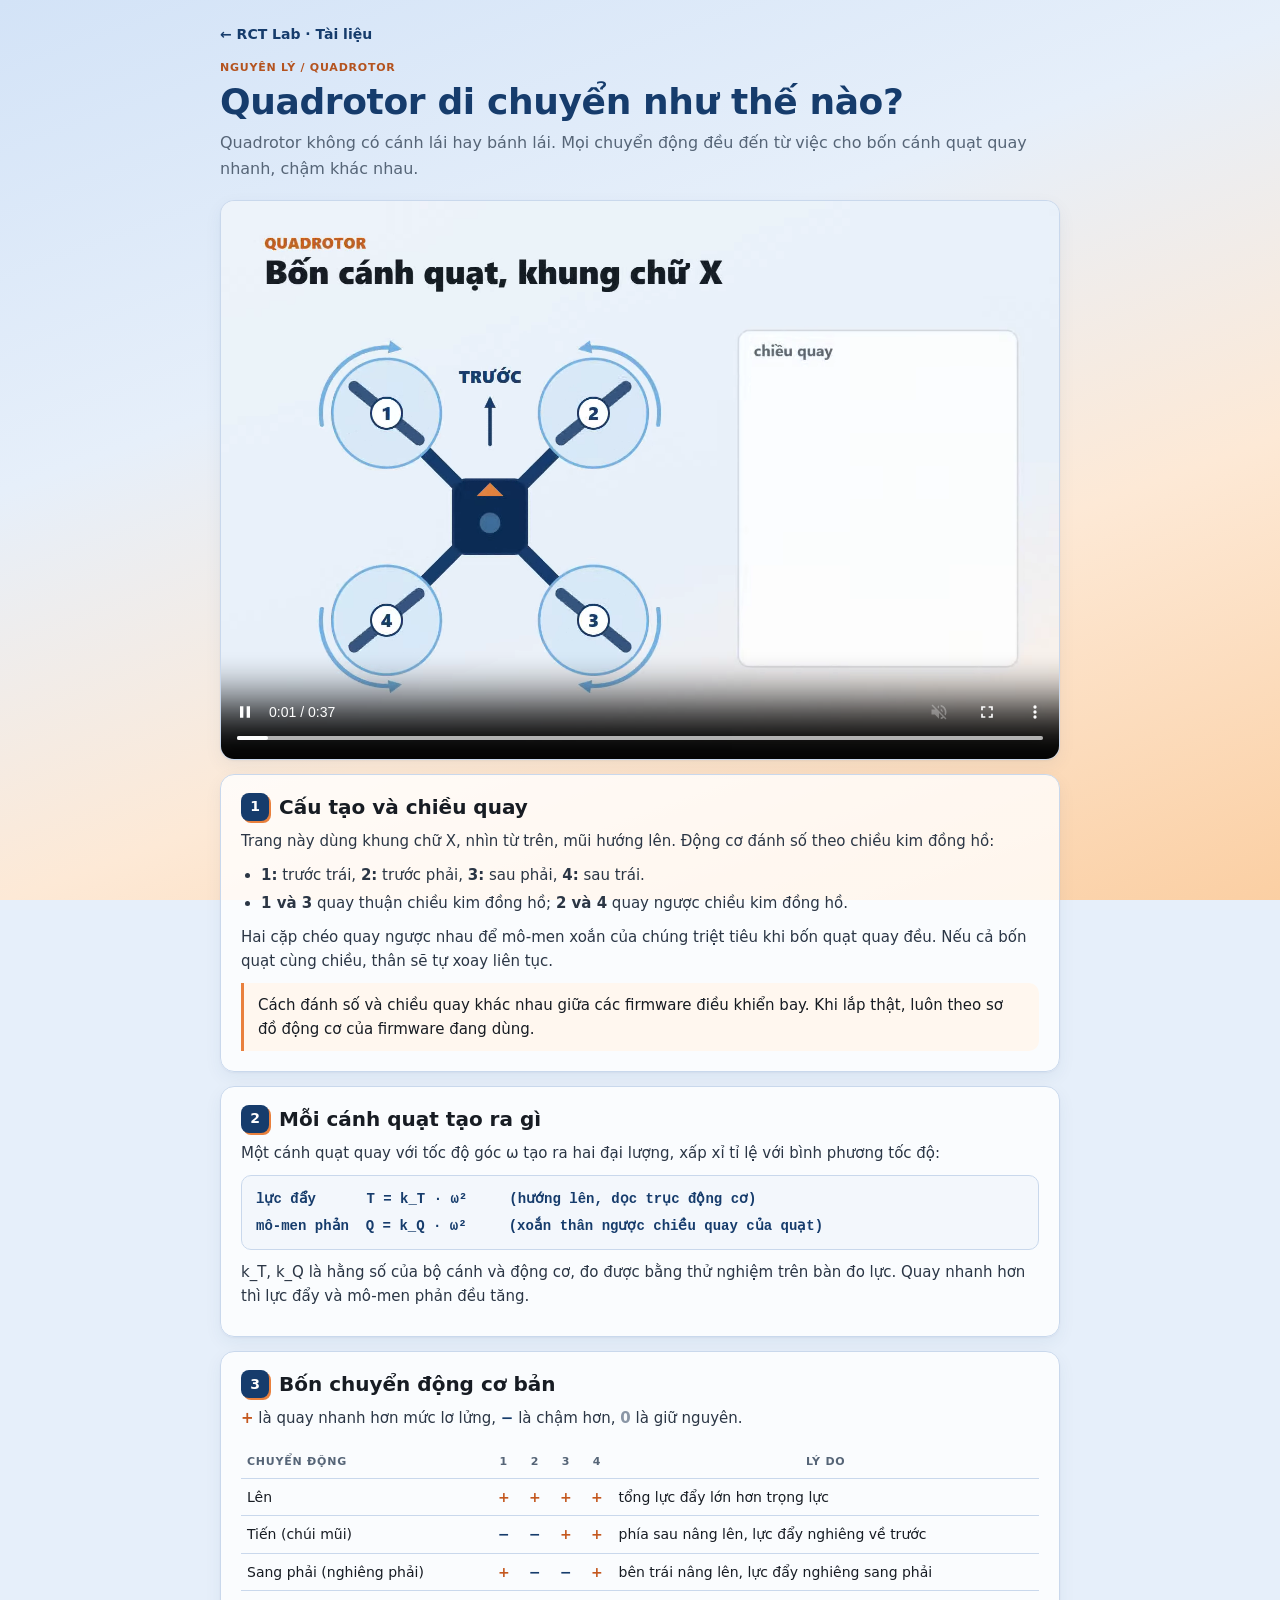
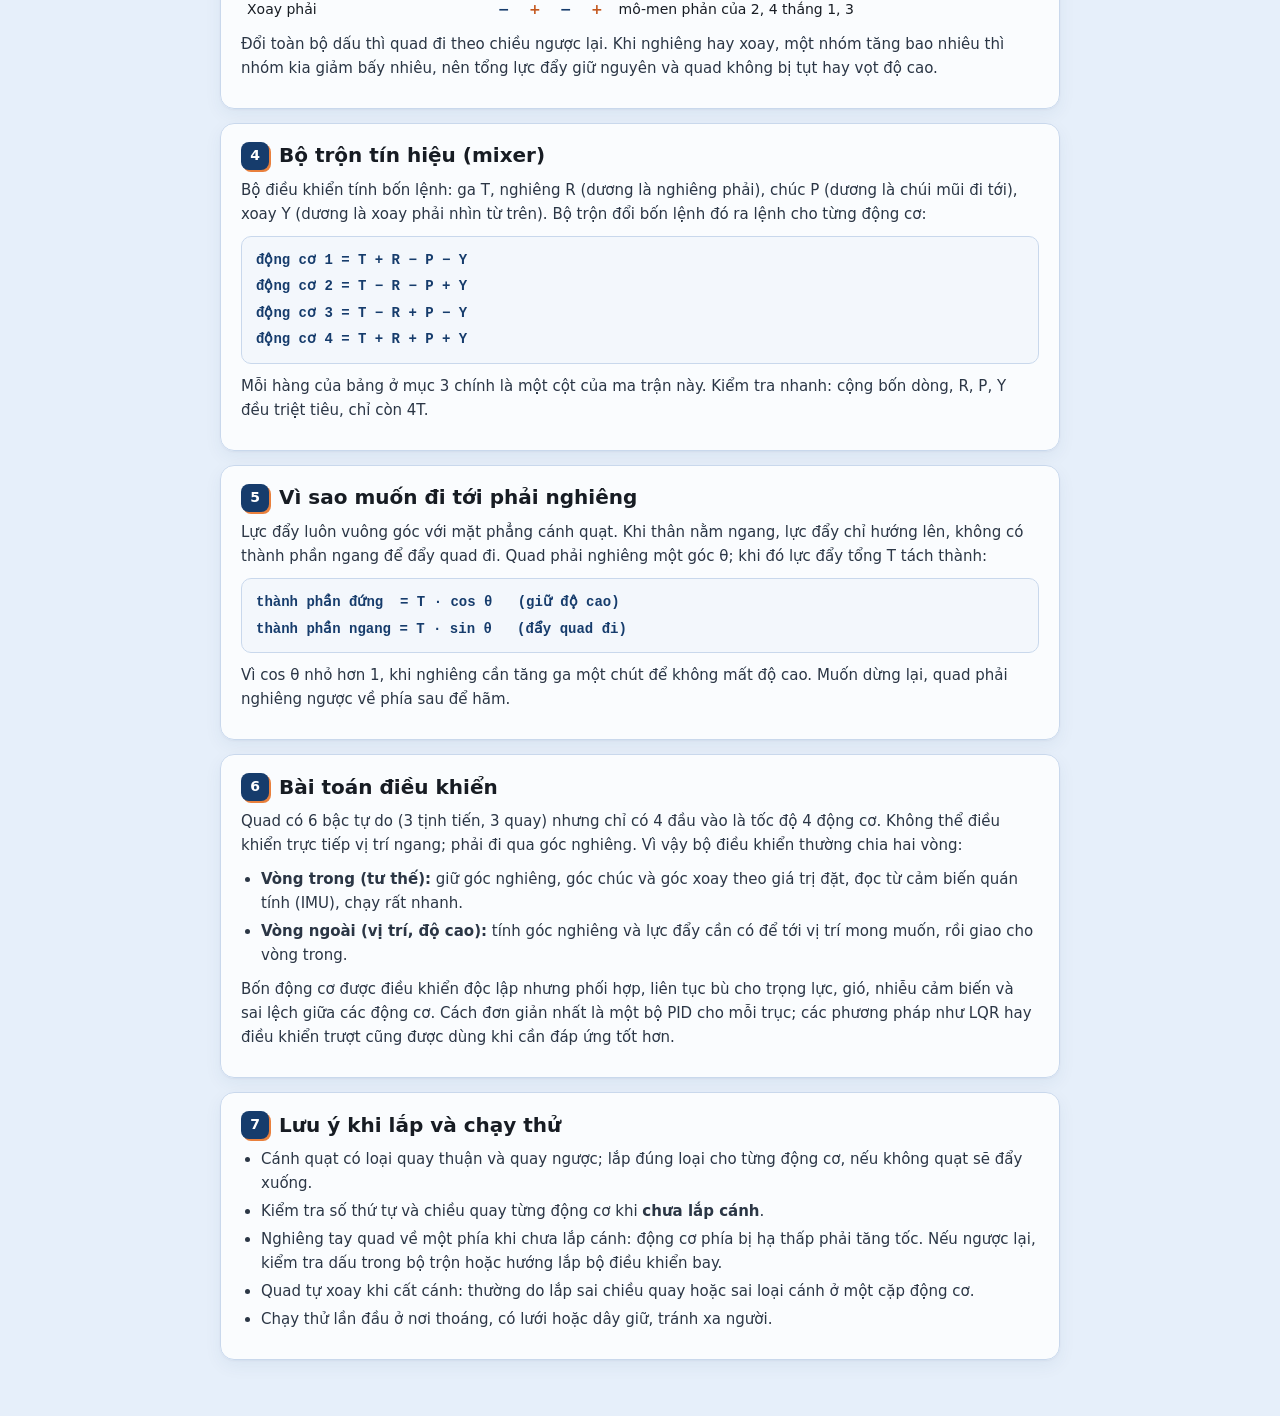
<file: material-quadrotor.html>
<!doctype html>
<html lang="vi">
<head>
  <meta charset="UTF-8"><meta name="viewport" content="width=device-width, initial-scale=1">
  <meta name="theme-color" content="#163c6c">
  <title>Quadrotor di chuyển như thế nào? · RCT Lab</title>
  <link rel="icon" type="image/svg+xml" href="assets/rct-network-icon.svg">
  <style>
    :root{--navy:#163c6c;--ink:#171c23;--body:#2b3645;--muted:#566577;--line:#c9d8ec;--card:rgba(255,255,255,.78);--orange:#e9803d;--tag:#b4531f;--blue:#1f6fd6;
      --shadow:0 1px 2px rgba(22,60,108,.05),0 6px 18px rgba(22,60,108,.06)}
    *{box-sizing:border-box}
    html{background:#e6effa}
    body{margin:0;background:linear-gradient(160deg,#d3e3f7 0%,#e6effa 36%,#fde9d6 66%,#fbcfa3 100%);background-attachment:fixed;color:var(--ink);font:15px/1.6 "Segoe UI",Inter,system-ui,sans-serif;-webkit-font-smoothing:antialiased}
    main{max-width:880px;margin:0 auto;padding:22px 20px 56px}
    a.back{display:inline-block;color:var(--navy);font-weight:600;text-decoration:none;font-size:14px;margin-bottom:14px}
    a.back:hover{color:var(--tag)}
    .tag{display:block;font-size:11px;font-weight:700;text-transform:uppercase;letter-spacing:.07em;color:var(--tag)}
    h1{color:var(--navy);font-size:clamp(26px,4.4vw,36px);line-height:1.15;font-weight:700;margin:4px 0 8px;letter-spacing:-.01em}
    .lede{color:var(--muted);font-size:16px;margin:0 0 18px}
    h2{font-size:20px;line-height:1.25;font-weight:700;margin:0 0 8px;display:flex;align-items:center;gap:10px}
    h2 .n{display:inline-grid;place-items:center;width:28px;height:28px;border-radius:8px;background:var(--navy);color:#fff;font-size:14px;flex-shrink:0;box-shadow:2px 2px 0 var(--orange)}
    h3{font-size:15.5px;font-weight:600;margin:12px 0 4px}
    p,li{color:var(--body)}
    p{margin:0 0 10px}
    ul{margin:0 0 10px;padding-left:20px}
    li{margin-bottom:4px}
    .card{background:var(--card);border:1px solid var(--line);border-radius:14px;box-shadow:var(--shadow);padding:18px 20px;margin-top:14px}
    .clip{margin:0;border-radius:14px;overflow:hidden;border:1px solid var(--line);box-shadow:var(--shadow);background:#e8f0fa}
    .clip video{display:block;width:100%;height:auto;aspect-ratio:3/2}
    table{border-collapse:collapse;width:100%;font-size:14px;margin:6px 0 4px}
    th{font-size:11px;text-transform:uppercase;letter-spacing:.07em;color:var(--muted);font-weight:700;text-align:center;padding:7px 6px;border-bottom:1px solid var(--line)}
    th:first-child,td:first-child{text-align:left}
    td{padding:7px 6px;border-bottom:1px solid var(--line);text-align:center;white-space:nowrap}
    tr:last-child td{border-bottom:0}
    .p{color:#c4581f;font-weight:700}.m{color:var(--navy);font-weight:700}.z{color:#8a96a6;font-weight:700}
    .eq{font:600 14px/1.9 Consolas,"SFMono-Regular",monospace;color:var(--navy);background:#f3f7fc;border:1px solid var(--line);border-radius:10px;padding:10px 14px;margin:6px 0 10px;overflow-x:auto;white-space:pre}
    .note{border-left:3px solid var(--orange);background:#fff7ef;border-radius:0 10px 10px 0;padding:10px 14px;margin:8px 0 2px}
    .scroll{overflow-x:auto}
    @media (max-width:560px){main{padding:16px 16px 40px}.card{padding:16px}td,th{padding:6px 4px}}
  </style>
</head>
<body>
<main>
  <a class="back" href="index.html#teaching">← RCT Lab · Tài liệu</a>
  <span class="tag">Nguyên lý / Quadrotor</span>
  <h1>Quadrotor di chuyển như thế nào?</h1>
  <p class="lede">Quadrotor không có cánh lái hay bánh lái. Mọi chuyển động đều đến từ việc cho bốn cánh quạt quay nhanh, chậm khác nhau.</p>

  <figure class="clip"><video id="clip" muted loop playsinline preload="metadata" controls poster="assets/quadrotor-clip-poster.png" aria-label="Clip minh họa tốc độ bốn cánh quạt quyết định chuyển động của quadrotor"><source src="assets/quadrotor-clip.mp4" type="video/mp4"><source src="assets/quadrotor-clip.webm" type="video/webm"></video></figure>

  <section class="card">
    <h2><span class="n">1</span>Cấu tạo và chiều quay</h2>
    <p>Trang này dùng khung chữ X, nhìn từ trên, mũi hướng lên. Động cơ đánh số theo chiều kim đồng hồ:</p>
    <ul>
      <li><b>1:</b> trước trái, <b>2:</b> trước phải, <b>3:</b> sau phải, <b>4:</b> sau trái.</li>
      <li><b>1 và 3</b> quay thuận chiều kim đồng hồ; <b>2 và 4</b> quay ngược chiều kim đồng hồ.</li>
    </ul>
    <p>Hai cặp chéo quay ngược nhau để mô-men xoắn của chúng triệt tiêu khi bốn quạt quay đều. Nếu cả bốn quạt cùng chiều, thân sẽ tự xoay liên tục.</p>
    <div class="note">Cách đánh số và chiều quay khác nhau giữa các firmware điều khiển bay. Khi lắp thật, luôn theo sơ đồ động cơ của firmware đang dùng.</div>
  </section>

  <section class="card">
    <h2><span class="n">2</span>Mỗi cánh quạt tạo ra gì</h2>
    <p>Một cánh quạt quay với tốc độ góc ω tạo ra hai đại lượng, xấp xỉ tỉ lệ với bình phương tốc độ:</p>
    <div class="eq">lực đẩy      T = k_T · ω²     (hướng lên, dọc trục động cơ)
mô-men phản  Q = k_Q · ω²     (xoắn thân ngược chiều quay của quạt)</div>
    <p>k_T, k_Q là hằng số của bộ cánh và động cơ, đo được bằng thử nghiệm trên bàn đo lực. Quay nhanh hơn thì lực đẩy và mô-men phản đều tăng.</p>
  </section>

  <section class="card">
    <h2><span class="n">3</span>Bốn chuyển động cơ bản</h2>
    <p><span class="p">+</span> là quay nhanh hơn mức lơ lửng, <span class="m">−</span> là chậm hơn, <span class="z">0</span> là giữ nguyên.</p>
    <div class="scroll"><table>
      <thead><tr><th>Chuyển động</th><th>1</th><th>2</th><th>3</th><th>4</th><th>Lý do</th></tr></thead>
      <tbody>
        <tr><td>Lên</td><td class="p">+</td><td class="p">+</td><td class="p">+</td><td class="p">+</td><td style="text-align:left">tổng lực đẩy lớn hơn trọng lực</td></tr>
        <tr><td>Tiến (chúi mũi)</td><td class="m">−</td><td class="m">−</td><td class="p">+</td><td class="p">+</td><td style="text-align:left">phía sau nâng lên, lực đẩy nghiêng về trước</td></tr>
        <tr><td>Sang phải (nghiêng phải)</td><td class="p">+</td><td class="m">−</td><td class="m">−</td><td class="p">+</td><td style="text-align:left">bên trái nâng lên, lực đẩy nghiêng sang phải</td></tr>
        <tr><td>Xoay phải</td><td class="m">−</td><td class="p">+</td><td class="m">−</td><td class="p">+</td><td style="text-align:left">mô-men phản của 2, 4 thắng 1, 3</td></tr>
      </tbody>
    </table></div>
    <p>Đổi toàn bộ dấu thì quad đi theo chiều ngược lại. Khi nghiêng hay xoay, một nhóm tăng bao nhiêu thì nhóm kia giảm bấy nhiêu, nên tổng lực đẩy giữ nguyên và quad không bị tụt hay vọt độ cao.</p>
  </section>

  <section class="card">
    <h2><span class="n">4</span>Bộ trộn tín hiệu (mixer)</h2>
    <p>Bộ điều khiển tính bốn lệnh: ga T, nghiêng R (dương là nghiêng phải), chúc P (dương là chúi mũi đi tới), xoay Y (dương là xoay phải nhìn từ trên). Bộ trộn đổi bốn lệnh đó ra lệnh cho từng động cơ:</p>
    <div class="eq">động cơ 1 = T + R − P − Y
động cơ 2 = T − R − P + Y
động cơ 3 = T − R + P − Y
động cơ 4 = T + R + P + Y</div>
    <p>Mỗi hàng của bảng ở mục 3 chính là một cột của ma trận này. Kiểm tra nhanh: cộng bốn dòng, R, P, Y đều triệt tiêu, chỉ còn 4T.</p>
  </section>

  <section class="card">
    <h2><span class="n">5</span>Vì sao muốn đi tới phải nghiêng</h2>
    <p>Lực đẩy luôn vuông góc với mặt phẳng cánh quạt. Khi thân nằm ngang, lực đẩy chỉ hướng lên, không có thành phần ngang để đẩy quad đi. Quad phải nghiêng một góc θ; khi đó lực đẩy tổng T tách thành:</p>
    <div class="eq">thành phần đứng  = T · cos θ   (giữ độ cao)
thành phần ngang = T · sin θ   (đẩy quad đi)</div>
    <p>Vì cos θ nhỏ hơn 1, khi nghiêng cần tăng ga một chút để không mất độ cao. Muốn dừng lại, quad phải nghiêng ngược về phía sau để hãm.</p>
  </section>

  <section class="card">
    <h2><span class="n">6</span>Bài toán điều khiển</h2>
    <p>Quad có 6 bậc tự do (3 tịnh tiến, 3 quay) nhưng chỉ có 4 đầu vào là tốc độ 4 động cơ. Không thể điều khiển trực tiếp vị trí ngang; phải đi qua góc nghiêng. Vì vậy bộ điều khiển thường chia hai vòng:</p>
    <ul>
      <li><b>Vòng trong (tư thế):</b> giữ góc nghiêng, góc chúc và góc xoay theo giá trị đặt, đọc từ cảm biến quán tính (IMU), chạy rất nhanh.</li>
      <li><b>Vòng ngoài (vị trí, độ cao):</b> tính góc nghiêng và lực đẩy cần có để tới vị trí mong muốn, rồi giao cho vòng trong.</li>
    </ul>
    <p>Bốn động cơ được điều khiển độc lập nhưng phối hợp, liên tục bù cho trọng lực, gió, nhiễu cảm biến và sai lệch giữa các động cơ. Cách đơn giản nhất là một bộ PID cho mỗi trục; các phương pháp như LQR hay điều khiển trượt cũng được dùng khi cần đáp ứng tốt hơn.</p>
  </section>

  <section class="card">
    <h2><span class="n">7</span>Lưu ý khi lắp và chạy thử</h2>
    <ul>
      <li>Cánh quạt có loại quay thuận và quay ngược; lắp đúng loại cho từng động cơ, nếu không quạt sẽ đẩy xuống.</li>
      <li>Kiểm tra số thứ tự và chiều quay từng động cơ khi <b>chưa lắp cánh</b>.</li>
      <li>Nghiêng tay quad về một phía khi chưa lắp cánh: động cơ phía bị hạ thấp phải tăng tốc. Nếu ngược lại, kiểm tra dấu trong bộ trộn hoặc hướng lắp bộ điều khiển bay.</li>
      <li>Quad tự xoay khi cất cánh: thường do lắp sai chiều quay hoặc sai loại cánh ở một cặp động cơ.</li>
      <li>Chạy thử lần đầu ở nơi thoáng, có lưới hoặc dây giữ, tránh xa người.</li>
    </ul>
  </section>
</main>
<script>
  // Clip tự phát không tiếng khi cuộn tới, trừ khi người xem bật giảm chuyển động
  (function () {
    var v = document.getElementById('clip');
    var reduce = window.matchMedia && window.matchMedia('(prefers-reduced-motion: reduce)').matches;
    if (!v || reduce || !('IntersectionObserver' in window)) return;
    new IntersectionObserver(function (es) {
      es.forEach(function (e) { if (e.isIntersecting) { var p = v.play(); if (p && p.catch) p.catch(function () {}); } else v.pause(); });
    }, { threshold: .35 }).observe(v);
  })();
</script>
</body>
</html>
</file>
<file: style.css>
:root{--paper:#f4f7fa;--card:#fffaf0;--ink:#2b2b35;--muted:#73756e;--line:#d0d7e1;--orange:#e9803d;--orange-dark:#a34e25;--green:#2c496e;--mint:#7997bf;--sage:#e0e6ee;--radius:18px}*{box-sizing:border-box}html{scroll-behavior:smooth;scroll-padding-top:110px}body{margin:0;background:var(--paper);color:var(--ink);font-family:"Segoe UI",Inter,system-ui,sans-serif;-webkit-font-smoothing:antialiased}button,input,a{-webkit-tap-highlight-color:transparent}button,a{touch-action:manipulation}button{font:inherit;color:inherit;cursor:pointer}a{color:inherit;text-decoration:none}button:focus-visible,a:focus-visible,input:focus-visible{outline:3px solid var(--orange);outline-offset:5px}button{border:0;background:none}img,svg{max-width:100%;display:block}button,a{transition:background .18s,color .18s,transform .18s}.container{width:min(1192px,calc(100% - 96px));margin-inline:auto}.preview-note{text-align:center;background:#e3e8ef;padding:9px 20px;font-size:10px;letter-spacing:1.1px;color:#47586f}.preview-note span{margin:0 9px;color:#8498b1}.site-header{position:sticky;top:0;z-index:10;background:rgba(250,250,244,.94);backdrop-filter:blur(16px);border-bottom:1px solid #d5dbe4}.header-inner{display:flex;align-items:center;height:88px;gap:30px}.brand{display:flex;align-items:center;gap:10px;font-size:28px;font-weight:750;letter-spacing:-1.4px;line-height:1}.brand svg{height:36px;width:36px;fill:none;stroke:var(--green);stroke-width:1.8}.brand-light{font-weight:400;margin-left:3px}.brand small{display:block;font-size:7px;letter-spacing:2.1px;font-weight:500;margin-top:8px}.header-inner nav{display:flex;gap:26px;margin-left:auto;font-size:12px;font-weight:550;align-items:center}.header-inner nav a:hover,.header-inner nav a.current{color:var(--green)}.header-join{font-size:12px;font-weight:600;padding:12px 17px;border:1px solid #bcc6d4;border-radius:6px;white-space:nowrap}.header-join span{margin-left:12px}.header-join:hover{background:var(--sage)}.menu-toggle{display:none}.hero{display:grid;grid-template-columns:1.04fr 1fr;gap:28px;align-items:center;padding-block:70px 68px;position:relative}.hero:before{content:"";position:absolute;z-index:-1;inset:-90px 0 -60px;background:radial-gradient(ellipse at 85% 30%,#d3ddeb99,transparent 50%),radial-gradient(ellipse at 87% 88%,#f8d7b777,transparent 45%);pointer-events:none}.eyebrow{font-size:10px;font-weight:650;letter-spacing:1.8px;color:var(--green);display:flex;align-items:center;gap:10px}.tiny-mark{width:7px;height:7px;background:var(--orange);display:inline-block;border-radius:2px}.hero h1{font-size:clamp(40px,4.4vw,60px);font-weight:650;letter-spacing:-2.4px;line-height:1.15;margin:24px 0}.hero h1>span{color:var(--green)}.hero-copy>p{font-size:15px;line-height:1.9;max-width:455px;color:#51657f;margin:0}.hero-actions{display:flex;align-items:center;gap:25px;margin-top:30px}.button{display:inline-flex;justify-content:space-between;align-items:center;gap:26px;border-radius:7px;padding:15px 21px;font-size:12px;font-weight:600;line-height:1.4}.button.primary{background:var(--green);color:#fffaf0}.button.primary:hover{background:#223a5a}.button.cream{background:var(--card);color:var(--green)}.button.cream:hover{background:#dfe5ed}.text-link{display:inline-flex;align-items:center;gap:19px;padding:0;font-weight:600;font-size:12px}.text-link:hover{color:var(--green)}.hero-foot{display:flex;gap:9px;align-items:center;margin-top:35px;font-size:10px;color:#5c728f}.status-dot{display:inline-block;width:6px;height:6px;background:var(--orange);border-radius:50%;flex-shrink:0}.hero-visual{position:relative;align-self:center;border:1px solid #cdd5df;border-radius:20px;background:linear-gradient(145deg,#dfe6ef,#dfe6ee 48%,#f1e9d6);overflow:hidden;min-width:0}.visual-caption{display:flex;justify-content:space-between;padding:24px 25px 0;font-family:Consolas,monospace;font-size:9px;letter-spacing:.5px;color:#536782}.hero-visual>img{width:100%;height:auto;margin-top:-3px}.visual-bottom{display:flex;align-items:center;justify-content:space-between;margin:-43px 23px 0;position:relative;font-size:11px}.visual-bottom>span{display:flex;align-items:center;gap:8px}.visual-bottom i{width:6px;height:6px;border:1px solid var(--green);border-radius:50%}.round-link{border:1px solid #b7c2d1;border-radius:50%;width:36px;height:36px;font-size:21px}.round-link:hover{background:#fffaf0}.image-note{display:block;font-size:8px;color:#5e7593;margin:10px 23px 17px}.section{padding-block:70px;scroll-margin-top:0}.section-heading{display:flex;align-items:end;justify-content:space-between;margin-bottom:32px;gap:30px}.section-heading h2,.community-section h2{font-weight:600;font-size:35px;letter-spacing:-1.2px;line-height:1.25;margin:14px 0 0}.section-heading>p{font-size:12px;line-height:1.8;color:var(--muted);margin:0 0 3px}.news-section{background:#e9edf2;border-block:1px solid #d8dee6}.news-layout{display:grid;grid-template-columns:1.4fr 1fr;gap:42px}.seminar-feature{position:relative;border-radius:var(--radius);background:#2c4361;color:#fffaf0;overflow:hidden;min-height:385px;display:flex}.seminar-copy{padding:30px 32px;z-index:1;max-width:80%}.pill{display:inline-flex;align-items:center;gap:8px;font-size:9px;font-weight:600;letter-spacing:1px;color:var(--green);border:1px solid #cbd3dd;padding:7px 10px;border-radius:5px}.pill.light{color:#ced9e7;border:1px solid #6a81a0;font-size:8px}.seminar-copy h3{font-size:35px;font-weight:550;line-height:1.22;letter-spacing:-.8px;margin:20px 0 13px}.seminar-copy>p{font-size:12px;line-height:1.8;color:#ced6e0;max-width:310px;margin:0}.event-meta{display:flex;flex-wrap:wrap;gap:9px 16px;font-size:9px;color:#c5ceda;margin:20px 0}.seminar-copy .button{padding:12px 15px;font-size:10px}.seminar-art{width:42%;position:absolute;right:-45px;top:70px;color:#8c9eb6;opacity:.68}.seminar-art svg text{font-size:8px;fill:#b3bfcf;letter-spacing:1.5px}.list-top{display:flex;justify-content:space-between;font-size:9px;letter-spacing:1px;padding:5px 0 14px;border-bottom:1px solid #c3cdd9;color:#50647e}.muted{color:var(--muted)}.news-item{display:block;width:100%;text-align:left;padding:17px 0;border-bottom:1px solid #c7d0dc}.news-type{font-size:8px;letter-spacing:1.2px;color:var(--green);font-weight:700}.news-type.orange{color:var(--orange-dark)}.news-item h3{font-size:16px;font-weight:550;letter-spacing:-.2px;line-height:1.5;margin:7px 0 10px}.news-item:hover h3{color:var(--green)}.news-bottom{display:flex;justify-content:space-between;color:#607795;font-size:10px}.news-bottom>span{font-size:15px;color:#50647e}.filter-bar{display:flex;align-items:center;gap:8px;margin:0 0 22px}.filter{font-size:10px;border-radius:20px;padding:9px 15px;border:1px solid var(--line)}.filter.active{background:var(--green);border-color:var(--green);color:#fffaf0}.filter:hover:not(.active){background:var(--sage)}.filter-caption{margin-left:auto;font-size:8px;letter-spacing:1.5px;color:var(--muted)}.project-grid{display:grid;grid-template-columns:repeat(3,1fr);gap:22px}.project-card{border:1px solid var(--line);border-radius:12px;overflow:hidden;background:#f6f9fd}.project-card[hidden]{display:none}.project-picture{position:relative;display:block;width:100%;height:216px;padding:0;overflow:hidden;text-align:left}.sage{background:#dce3ed}.peach{background:#f3e4d3}.pale{background:#dfe5ed}.project-picture img{height:100%;width:100%;object-fit:cover;transition:transform .45s}.project-picture.sage img{object-fit:cover;transform:scale(1.17);object-position:center 54%}.project-picture:hover img{transform:scale(1.04)}.project-picture.sage:hover img{transform:scale(1.22)}.picture-label{position:absolute;left:16px;top:15px;font:8px Consolas,monospace;letter-spacing:1px;color:#45566c}.picture-arrow{position:absolute;right:13px;bottom:12px;width:28px;height:28px;border-radius:50%;background:#fffaf0c9;display:grid;place-items:center}.project-body{padding:23px 22px 18px}.tag{display:inline-block;font-size:8px;font-weight:650;letter-spacing:1.2px;color:var(--green)}.project-body h3{font-size:19px;font-weight:600;line-height:1.45;letter-spacing:-.3px;margin:10px 0 12px}.project-body h3 button{padding:0;text-align:left;font-weight:inherit}.project-body h3 button:hover{color:var(--green)}.project-body p{font-size:12px;line-height:1.8;color:var(--muted);margin:0;min-height:65px}.project-footer{display:flex;justify-content:space-between;align-items:center;border-top:1px solid #d9dfe7;margin-top:21px;padding-top:14px;font-size:9px;color:#5c7391}.proposal{color:var(--orange-dark);background:#f8eadc;padding:4px 7px;border-radius:4px;font-size:8px}.research-section{background:#e5e9ef;border-block:1px solid #d7dee6}.research-row{display:grid;grid-template-columns:35px 1fr 1.25fr;gap:27px;padding:26px 0 34px;border-top:1px solid #c1cbd8}.research-number{font:12px Consolas,monospace;color:#6e85a3;padding-top:3px}.research-info h3{font-size:28px;font-weight:550;line-height:1.35;letter-spacing:-.6px;margin:12px 0}.research-info p{font-size:12px;line-height:1.85;color:#586d89;max-width:330px;margin:0 0 21px}.research-info .text-link{font-size:10px}.research-demo{border:1px solid #c9d1dc;background:#edf1f7;border-radius:12px;align-self:center;overflow:hidden}.demo-top{display:flex;justify-content:space-between;align-items:center;font-size:8px;letter-spacing:.4px;padding:16px 17px}.demo-top>span{display:flex;align-items:center;gap:7px;color:#4e627b}.demo-top button{font-size:9px;border:1px solid #cfd6e0;border-radius:5px;padding:5px 7px;color:#52657f}.demo-top button span{margin-left:9px}.trajectory{width:100%;height:auto}.demo-bottom{display:flex;justify-content:space-between;padding:12px 18px;font-size:8px;color:#5e7594;border-top:1px solid #d7dee6}.research-compact{display:grid;grid-template-columns:35px 1fr 1fr 20px;gap:27px;align-items:center;width:100%;text-align:left;padding:27px 0;border-top:1px solid #c1cbd8}.research-compact:last-child{border-bottom:1px solid #c1cbd8}.research-compact strong{display:block;font-size:21px;font-weight:550;letter-spacing:-.4px;margin-top:6px}.research-summary{font-size:11px;color:var(--muted);justify-self:end}.row-arrow{font-size:20px;font-weight:400;color:var(--green)}.research-compact:hover strong{color:var(--green)}.teaching-layout{display:grid;grid-template-columns:1.4fr 1fr;gap:30px}.interactive-card{background:#e8ecf2;border:1px solid #d2d9e2;border-radius:14px;padding:24px 25px 16px;min-width:0}.interactive-title{display:flex;justify-content:space-between;align-items:center;gap:10px}.interactive-title .muted{font-size:8px}.interactive-card h3{font-size:21px;font-weight:550;letter-spacing:-.5px;margin:20px 0 8px}.interactive-card>p{font-size:11px;color:var(--muted);line-height:1.7;margin:0}.plot-wrap{margin-top:12px}.plot-key{display:flex;justify-content:center;gap:20px;font-size:8px;color:#5e7593;margin-top:-4px}.plot-key>span{display:flex;align-items:center;gap:5px}.green-line,.orange-line{display:block;width:15px;height:2px;background:var(--green)}.orange-line{background:var(--orange)}.slider-row{display:grid;grid-template-columns:60px 1fr 60px 1fr;gap:10px;align-items:center;padding:21px 0 16px}.slider-row label{font-size:10px;display:flex;justify-content:space-between}.slider-row label:nth-of-type(2){margin-left:7px}.slider-row output{font:10px Consolas,monospace;color:var(--green);min-width:20px;text-align:right}input[type=range]{width:100%;accent-color:var(--green);cursor:pointer;height:16px}.model-footer{display:flex;align-items:center;justify-content:space-between;gap:10px;border-top:1px solid #d1d8e1;padding-top:12px;font-size:8px;color:#5e7492}.model-footer button{font-size:8px;color:var(--green);padding:0;white-space:nowrap}.resource-card{width:100%;display:grid;grid-template-columns:40px 1fr 20px;gap:13px;text-align:left;padding:22px 0;border-bottom:1px solid var(--line);align-items:center}.resource-card:first-child{padding-top:8px}.resource-icon{width:40px;height:44px;border-radius:8px;background:#f1e6d7;color:#9c612f;display:grid;place-items:center;font-size:27px}.resource-card:nth-child(2) .resource-icon{background:#dce3ed;color:var(--green)}.resource-card:nth-child(3) .resource-icon{background:#e2e6ec;color:var(--green)}.code-icon{font:13px Consolas,monospace}.resource-card small{display:block;font-size:8px;letter-spacing:1px;color:var(--orange-dark);margin-bottom:8px}.resource-card strong{display:block;font-size:14px;line-height:1.5;font-weight:550}.resource-card>span>span{display:block;font-size:10px;color:var(--muted);margin-top:6px}.resource-card:hover strong{color:var(--green)}.resource-note{display:flex;gap:12px;font-size:11px;line-height:1.8;color:#627998;margin-top:23px;max-width:340px}.resource-note>span{font-size:20px;color:var(--orange)}.community-section{background:linear-gradient(110deg,#dfe6ef,#dfe7f1 58%,#f6e2cd);border-block:1px solid #ced5df}.community-layout{display:grid;grid-template-columns:1fr 1.3fr;gap:100px;align-items:center}.community-section h2{font-size:43px;line-height:1.2;margin:18px 0}.community-section p{font-size:13px;line-height:1.8;color:#586e8a;max-width:335px}.button.outline{border:1px solid #b3bfcf;color:var(--green);margin-top:14px;font-size:11px}.button.outline:hover{background:#fffaf0}.community-board{border:1px solid #c8d2de;border-radius:12px;background:#fffaf09c;padding:21px 25px}.board-label{font:8px Consolas,monospace;letter-spacing:1.3px;color:#607796;padding-bottom:12px}.community-tile{display:grid;grid-template-columns:35px 1fr 20px;gap:16px;border-top:1px solid #ced5df;padding:19px 0}.tile-symbol{width:34px;height:34px;background:#dbe2ea;border:1px solid #c8d1dd;border-radius:50%;display:grid;place-items:center;font-size:21px;color:var(--green)}.community-tile h3{font-size:15px;font-weight:550;margin:0 0 6px}.community-tile p{font-size:11px;line-height:1.7;margin:0}.community-tile>span:last-child{font:9px Consolas,monospace;color:#7087a4}.board-foot{font-size:8px;color:#6a819f;border-top:1px solid #ced5df;padding-top:14px}.site-footer{display:grid;grid-template-columns:1fr 1.6fr 1fr;align-items:center;padding-top:39px;gap:22px}.footer-logo{font-size:28px;font-weight:750;letter-spacing:-1.3px}.footer-logo>span:first-child{font-weight:400}.footer-dot{color:var(--orange)}.site-footer>p{font-size:10px;color:var(--muted);line-height:1.8;margin:0}.site-footer>a:last-of-type{font-size:10px;justify-self:end}.footer-bottom{grid-column:1/-1;display:flex;justify-content:space-between;padding:19px 0 22px;border-top:1px solid var(--line);font-size:8px;color:#6c83a1;margin-top:8px}dialog{border:1px solid #ccd4de;background:var(--paper);color:var(--ink);border-radius:18px;width:min(740px,calc(100% - 32px));padding:26px 30px;max-height:88dvh;overflow:auto;box-shadow:0 30px 100px #16263b50}dialog::backdrop{background:#1f293577;backdrop-filter:blur(5px)}.dialog-head{display:flex;justify-content:space-between;align-items:center;border-bottom:1px solid var(--line);padding-bottom:17px}.dialog-head>button{font-size:29px;line-height:1;width:32px;border-radius:6px}.dialog-head>button:hover{background:var(--sage)}#dialog-content h2{font-size:30px;font-weight:600;letter-spacing:-.8px;line-height:1.3;margin:26px 0 15px}#dialog-content h3{font-size:17px;margin:25px 0 10px;font-weight:600}#dialog-content p,#dialog-content li{font-size:14px;line-height:1.85;color:#526681}#dialog-content ul{padding-left:21px}#dialog-content .detail-notice{border-left:3px solid var(--orange);background:#f4eadc;padding:13px 16px;font-size:12px;color:#8b623c;line-height:1.7;margin-top:24px}#dialog-content .detail-links{display:flex;gap:12px;margin-top:22px;flex-wrap:wrap}#dialog-content video,#dialog-content .video-fallback{width:100%;border-radius:10px;background:#dce3ec;margin:18px 0;max-height:370px}#dialog-content .video-fallback{position:relative;text-align:center;padding:0}#dialog-content .video-fallback img{width:100%;max-height:340px;object-fit:contain}#dialog-content .download-link{display:inline-flex;background:var(--green);color:#fffaf0;padding:11px 15px;border-radius:7px;font-size:12px}body.modal-open{overflow:hidden}.empty-filter{padding:20px;color:var(--muted)}@media(min-width:1450px){.hero{padding-block:85px}.hero h1{font-size:64px}.hero-visual{margin-left:12px}}@media(max-width:1100px){.container{width:calc(100% - 64px)}.header-inner{gap:20px}.header-inner nav{gap:15px;font-size:11px}.header-join{padding:11px;font-size:11px}.hero{gap:25px;padding-block:52px}.hero h1{font-size:48px}.hero-copy>p{font-size:13px}.hero-actions{gap:16px}.hero-actions .text-link{font-size:10px}.news-layout{gap:27px;grid-template-columns:1.3fr 1fr}.seminar-copy{padding:25px;max-width:86%}.seminar-copy h3{font-size:31px}.project-picture{height:184px}.project-body{padding:20px 17px 16px}.project-body h3{font-size:17px}.project-body p{min-height:82px}.community-layout{gap:55px}.research-row{grid-template-columns:27px 1fr 1.1fr;gap:20px}.research-compact{grid-template-columns:27px 1fr 1fr 20px;gap:20px}.research-compact strong{font-size:19px}.interactive-title .muted{display:none}.teaching-layout{gap:24px}.interactive-card{padding:20px 18px}.interactive-card h3{font-size:19px}.slider-row{grid-template-columns:50px 1fr 50px 1fr;gap:6px}.model-footer{align-items:start;flex-direction:column;gap:9px}.resource-card{gap:10px}.resource-card strong{font-size:12px}}@media(max-width:800px){.header-inner{height:74px}.header-join{margin-left:auto;margin-right:3px}.brand{font-size:25px}.brand svg{width:30px;height:30px}.brand small{font-size:6px}.menu-toggle{display:flex;flex-direction:column;gap:6px;order:3;width:28px;padding:3px}.menu-toggle span{width:21px;height:1.5px;background:var(--ink)}.header-inner nav{display:none;position:absolute;top:74px;left:0;right:0;background:var(--paper);padding:20px 32px;border-bottom:1px solid var(--line);margin:0}.header-inner nav.open{display:flex;flex-direction:column;gap:20px;align-items:start;font-size:14px}.hero{grid-template-columns:1fr 1fr;gap:20px}.hero h1{font-size:39px;letter-spacing:-1.6px}.hero .eyebrow{font-size:8px;letter-spacing:1px}.hero-copy>p{font-size:12px}.hero-actions{align-items:start;flex-direction:column;gap:18px}.hero-foot{font-size:9px;margin-top:25px}.visual-caption{font-size:7px;padding:20px 16px 0}.visual-bottom{font-size:9px;margin:-27px 15px 0}.round-link{width:27px;height:27px;font-size:17px}.image-note{font-size:6px;margin:10px 15px 15px}.section{padding-block:52px}.section-heading h2{font-size:29px}.section-heading>p{font-size:10px}.news-layout{gap:24px}.seminar-copy{max-width:100%;padding:24px 20px}.seminar-art{opacity:.25;width:55%}.seminar-copy h3{font-size:29px}.seminar-copy>p{font-size:11px}.event-meta{font-size:8px}.news-item h3{font-size:14px}.list-top{font-size:8px}.list-top .muted{display:none}.project-grid{gap:14px}.project-picture{height:145px}.picture-label{font-size:6px;left:10px;top:12px}.project-body{padding:17px 13px 14px}.project-body h3{font-size:15px}.project-body p{font-size:11px;min-height:100px}.project-footer{font-size:8px}.tag{font-size:7px}.research-row{grid-template-columns:22px 1fr;gap:18px}.research-demo{grid-column:2}.research-info p{max-width:100%}.research-compact{grid-template-columns:22px 1fr 20px;gap:18px}.research-summary{display:none}.teaching-layout{grid-template-columns:1fr}.interactive-title .muted{display:block}.resource-list{display:grid;grid-template-columns:1fr 1fr;gap:0 22px}.resource-card:first-child{padding-top:22px}.resource-card strong{font-size:13px}.resource-note{margin-top:17px;font-size:11px}.community-layout{gap:35px;grid-template-columns:1fr 1.2fr}.community-section h2{font-size:35px}.community-section p{font-size:12px}.community-board{padding:18px}.community-tile{gap:10px;grid-template-columns:30px 1fr}.community-tile>span:last-child{display:none}.community-tile h3{font-size:13px}.community-tile p{font-size:10px}.tile-symbol{width:28px;height:28px;font-size:17px}.board-label{font-size:7px}.button.outline{font-size:10px;padding:12px;gap:15px}.site-footer{grid-template-columns:.9fr 1.6fr 1fr}.site-footer>p{font-size:8px}}@media(max-width:580px){.container{width:calc(100% - 40px)}.preview-note{font-size:8px;letter-spacing:.2px;line-height:1.7;padding:7px 14px}.preview-note span{margin:0 3px}.header-inner{height:67px;gap:10px}.header-inner nav{top:67px;padding-left:20px}.header-join{padding:9px 10px;font-size:10px}.header-join span{margin-left:7px}.hero{grid-template-columns:1fr;padding-block:39px 35px;gap:33px}.hero h1{font-size:36px;line-height:1.15;margin:20px 0;letter-spacing:-1.4px}.hero-copy>p{font-size:13px;max-width:370px;line-height:1.85}.hero-actions{flex-direction:row;align-items:center;gap:20px;margin-top:24px}.hero-actions .button{padding:13px 15px;font-size:11px;gap:20px}.hero-foot{margin-top:24px;font-size:9px}.hero-visual{max-width:100%;margin:0}.hero-visual>img{width:100%;margin-top:-8px}.visual-caption{font-size:8px;padding:20px 19px 0}.visual-bottom{font-size:10px;margin:-38px 19px 0}.image-note{margin:8px 19px 15px;font-size:7px}.round-link{width:31px;height:31px}.hero:before{inset:-90px -20px 0}.section{padding-block:42px}.section-heading{display:block;margin-bottom:24px}.section-heading h2{font-size:29px;letter-spacing:-1px}.section-heading>p{font-size:12px;margin-top:13px;line-height:1.75}.section-heading>p br{display:none}.eyebrow{font-size:9px}.news-layout{grid-template-columns:1fr;gap:25px}.seminar-feature{min-height:375px}.seminar-copy{padding:26px}.seminar-copy h3{font-size:36px}.seminar-copy>p{font-size:12px;max-width:285px}.seminar-art{right:-20px;top:85px;opacity:.48;width:50%}.event-meta{font-size:9px}.news-item{padding:17px 0}.news-item h3{font-size:16px;margin-block:7px 9px}.news-bottom{font-size:10px}.list-top{font-size:9px}.list-top .muted{display:inline}.filter-bar{gap:6px;flex-wrap:wrap}.filter{font-size:9px;padding:8px 11px}.filter-caption{display:none}.project-grid{grid-template-columns:1fr;gap:22px}.project-picture{height:225px}.picture-label{font-size:8px;left:18px;top:17px}.project-body{padding:22px}.project-body h3{font-size:21px;margin:10px 0}.project-body h3 br{display:none}.project-body p{font-size:13px;min-height:0}.project-footer{font-size:10px}.tag{font-size:8px}.research-row{grid-template-columns:22px 1fr;gap:15px;padding-top:23px}.research-info h3{font-size:28px}.research-info p{font-size:13px}.research-demo{grid-column:1/-1;margin-top:6px}.research-compact{gap:15px;padding:23px 0}.research-compact strong{font-size:18px;line-height:1.5}.research-number{font-size:11px}.interactive-card{padding:20px 16px 16px}.interactive-title .muted{font-size:7px}.interactive-title .pill{font-size:7px}.interactive-card h3{font-size:21px;line-height:1.4}.interactive-card>p{font-size:12px}.slider-row{grid-template-columns:51px 1fr;gap:12px;padding-block:22px}.slider-row label:nth-of-type(2){margin-left:0}.model-footer{font-size:8px;gap:9px}.model-footer button{font-size:10px}.resource-list{display:block}.resource-card{padding-block:22px;grid-template-columns:42px 1fr 20px;gap:14px}.resource-card strong{font-size:15px}.resource-card small{font-size:8px}.resource-card>span>span{font-size:11px}.community-layout{grid-template-columns:1fr;gap:30px}.community-section h2{font-size:37px}.community-section p{font-size:13px;max-width:100%}.community-section h2 br{display:none}.community-board{padding:20px}.board-label{font-size:8px}.community-tile{grid-template-columns:32px 1fr 15px;gap:12px;padding:19px 0}.community-tile>span:last-child{display:inline}.community-tile h3{font-size:15px}.community-tile p{font-size:11px}.site-footer{grid-template-columns:1fr 1fr;padding-top:30px;gap:17px}.site-footer>p{grid-column:1/-1;grid-row:2;font-size:10px}.site-footer>a:last-of-type{grid-column:2;grid-row:1}.footer-bottom{font-size:8px;line-height:1.8;gap:8px;flex-direction:column;margin-top:2px}dialog{padding:20px}#dialog-content h2{font-size:26px}#dialog-content p,#dialog-content li{font-size:13px}}@media(prefers-reduced-motion:reduce){html{scroll-behavior:auto}*,*:before,*:after{transition:none!important;animation:none!important}}
</file>
<file: revisions.css>
/* Compact announcement list; metadata stays descriptive until dates are confirmed. */
.news-brief-section{padding-block:52px;background:#e9edf2}
.news-brief-section .section-heading{margin-bottom:25px}
.news-brief-section .section-heading>p{font-size:11px}
.news-brief-list{list-style:none;margin:0;padding:7px 24px 7px 27px;border:1px solid #cfd6e0;border-radius:12px;background:#fffdf6}
.news-brief-row{position:relative;display:grid;grid-template-columns:128px minmax(0,1fr);gap:24px;padding:21px 0 21px 17px;border-bottom:1px solid #d7dee6}
.news-brief-row:last-child{border-bottom:0}
.news-brief-row:before{content:"";position:absolute;left:0;top:29px;width:5px;height:5px;border-radius:50%;background:var(--green)}
.news-brief-meta{padding-top:2px;font-size:11px;font-weight:600;color:var(--green);line-height:1.8}
.news-brief-meta small{display:block;margin-top:2px;font-size:9px;font-weight:400;color:var(--muted)}
.news-brief-content{min-width:0}
.news-brief-content p{margin:0;font-size:13px;line-height:1.85;color:#4e617a}
.news-brief-content strong{font-weight:600;color:var(--ink)}
.news-brief-link{display:inline;padding:0;color:var(--green);font-size:inherit;line-height:inherit;text-decoration:underline;text-decoration-color:#a4b2c5;text-underline-offset:3px;white-space:nowrap}
.news-brief-link:hover{color:var(--orange-dark);text-decoration-color:var(--orange-dark)}
.news-brief-link span{font-size:12px;margin-left:2px}
.news-brief-tag{display:inline-block;margin-top:7px;padding:3px 7px;border:1px solid #c9d2dd;border-radius:5px;background:#e7ecf3;color:var(--green);font-size:8px;line-height:1.4}
.news-brief-tag.orange{border-color:#ebcfb8;background:#fbf0e2;color:var(--orange-dark)}
@media(max-width:800px){.news-brief-row{grid-template-columns:105px minmax(0,1fr);gap:18px}.news-brief-list{padding-inline:19px}.news-brief-content p{font-size:12px}}
@media(max-width:580px){.news-brief-section{padding-block:38px}.news-brief-section .section-heading>p{font-size:11px}.news-brief-list{padding:1px 17px}.news-brief-row{grid-template-columns:minmax(0,1fr);gap:7px;padding:19px 0 19px 15px}.news-brief-row:before{top:27px}.news-brief-meta{display:flex;gap:10px;align-items:baseline;font-size:10px;padding-top:0}.news-brief-meta small{display:inline;margin:0;font-size:9px}.news-brief-content p{font-size:13px;line-height:1.85}.news-brief-tag{font-size:8px}}

/* Large image/text rows for Current Research and Material. */
.rct-story-list{display:grid;gap:22px}.rct-story{display:grid;grid-template-columns:35% 65%;border:1px solid #cbd3dd;border-radius:15px;overflow:hidden;background:#f7fafd;min-width:0}.rct-story-media{position:relative;display:flex;align-items:center;justify-content:center;min-width:0;min-height:310px;padding:12px}.rct-story-media>img{width:100%;height:auto;max-height:330px;object-fit:contain}.rct-media-mint{background:#dbe3ed}.rct-media-peach{background:#f2e4d2}.rct-story-content{display:flex;flex-direction:column;padding:32px 36px;min-width:0}.rct-story-tag{align-self:flex-start;display:inline-block;padding:6px 9px;border-radius:5px;background:#dfe6ef;color:var(--green);font-size:9px;font-weight:700;letter-spacing:1.2px}.rct-story-content h3{font-size:27px;font-weight:600;line-height:1.3;letter-spacing:-.65px;margin:15px 0 14px}.rct-story-content p{font-size:14px;line-height:1.85;color:#566b86;margin:0 0 12px;max-width:650px}.rct-story-footer{display:flex;align-items:center;justify-content:space-between;gap:20px;margin-top:auto;padding-top:20px}.rct-story-footer>span{font-size:10px;color:#6b82a0;line-height:1.7}.rct-story-link{display:inline-flex;align-items:center;justify-content:flex-end;gap:14px;text-align:right;color:var(--green);font-size:12px;font-weight:650;padding:0;line-height:1.5}.rct-story-link:hover{color:var(--orange-dark)}.rct-story-link span{font-size:18px}.rct-story-list .rct-research-illustration{width:100%;height:240px;object-fit:contain}.rct-story-media:has(.rct-inline-motion){display:flex;flex-direction:column;align-items:stretch;padding:0 12px 13px}.rct-inline-motion.research-demo{width:100%;background:#ebf0f6;border:1px solid #c8d1dc;border-radius:9px;align-self:auto}.rct-inline-motion .demo-top{padding:9px 12px;font-size:7px;letter-spacing:.5px}.rct-inline-motion .demo-top button{padding:4px 6px;font-size:8px}.rct-inline-motion .trajectory{height:105px;width:100%;object-fit:contain}.rct-video-media{flex-direction:column;padding:25px 0;gap:16px}.rct-video-media video{width:100%;display:block;background:#d3dce7;aspect-ratio:16/9;object-fit:contain}.rct-media-caption{font:9px Consolas,monospace;letter-spacing:1.2px;color:#5e7594}.rct-control-media.interactive-card{border:0;border-radius:0;padding:26px 20px;display:flex;flex-direction:column;justify-content:center;align-items:stretch;background:#dde4ed}.rct-control-media .pill{align-self:flex-start;font-size:8px;padding:6px 8px;background:#ebeff5}.rct-control-media .plot-wrap{margin-top:24px}.rct-control-media .plot-key{font-size:9px;margin-top:7px;gap:16px}.rct-control-media .slider-row{display:grid;grid-template-columns:48px 1fr;gap:13px 11px;padding:25px 0 0;width:100%}.rct-control-media .slider-row label{font-size:11px}.rct-control-media .slider-row output{font-size:11px}.rct-control-media .slider-row label:nth-of-type(2){margin-left:0}.rct-model-equation{white-space:nowrap;color:#45556b}.rct-material-links{display:flex;gap:23px}.rct-material-story .rct-story-content{padding-block:30px}.rct-editorial-section .section-heading>p{max-width:360px}
@media(max-width:1050px){.rct-story-content{padding:26px}.rct-story-content h3{font-size:24px}.rct-story-content p{font-size:13px}.rct-story-footer{align-items:flex-start;gap:13px}.rct-story-footer>span{font-size:9px}.rct-story-link{font-size:11px;gap:9px}.rct-story-media>img{max-height:290px}.rct-material-links{gap:14px}.rct-control-media.interactive-card{padding-inline:13px}.rct-story-list .rct-research-illustration{height:220px}}
@media(max-width:800px) and (min-width:701px){.rct-story-content{padding:23px}.rct-story-content h3{font-size:21px}.rct-story-content p{font-size:12px}.rct-story-footer{flex-direction:column;gap:12px}.rct-story-link{text-align:left;justify-content:flex-start}.rct-story-list .rct-research-illustration{height:200px}.rct-inline-motion .demo-top{font-size:6px;padding-inline:7px;gap:4px}.rct-inline-motion .demo-top button{font-size:7px}.rct-inline-motion .demo-top button span{margin-left:3px}.rct-control-media .plot-key{font-size:8px;gap:10px}.rct-control-media .slider-row{grid-template-columns:39px 1fr;gap:10px 7px}.rct-control-media .slider-row label{font-size:10px}.rct-control-media .slider-row output{font-size:10px}.rct-story-tag{font-size:8px;letter-spacing:.7px}}
@media(max-width:700px){.rct-story-list{gap:22px}.rct-story{grid-template-columns:1fr}.rct-story-media{min-height:0;padding:15px;aspect-ratio:16/10}.rct-story-media>img{width:100%;height:100%;max-height:300px;object-fit:contain}.rct-story-content,.rct-material-story .rct-story-content{padding:25px 23px}.rct-story-content h3{font-size:25px;margin-block:14px}.rct-story-content p{font-size:13px;line-height:1.85}.rct-story-footer{gap:15px;align-items:flex-start;flex-direction:column;padding-top:14px}.rct-story-footer>span{font-size:10px}.rct-story-link{font-size:12px;text-align:left;justify-content:flex-start}.rct-story-media:has(.rct-inline-motion){aspect-ratio:auto;padding:0 14px 14px}.rct-story-list .rct-research-illustration{height:245px}.rct-inline-motion .demo-top{font-size:8px;padding:11px 12px}.rct-inline-motion .demo-top button{font-size:9px}.rct-inline-motion .trajectory{height:105px}.rct-video-media{padding:20px 0;aspect-ratio:auto;gap:14px}.rct-video-media video{width:100%;height:auto;aspect-ratio:16/9}.rct-control-media.interactive-card{aspect-ratio:auto;padding:23px 20px}.rct-control-media .plot-wrap{margin-top:20px}.rct-control-media .slider-row{padding-top:23px;grid-template-columns:50px 1fr;gap:14px}.rct-control-media .slider-row label,.rct-control-media .slider-row output{font-size:12px}.rct-material-links{gap:25px}.rct-story-tag{font-size:8px}.rct-editorial-section .section-heading>p{max-width:100%}}


/* RCT Lab identity and navigation */
.brand{gap:11px;letter-spacing:0;flex-shrink:0}.brand .brand-emblem{width:66px;height:66px;object-fit:contain}.brand .brand-wordmark{font-size:25px;font-weight:750;color:#172b58;letter-spacing:-.7px;white-space:nowrap}.brand .brand-wordmark small{font-size:10px;font-weight:500;letter-spacing:.9px;color:#52657f;margin-top:8px}.header-inner{gap:25px}.header-inner nav{gap:24px;font-size:12px}.footer-logo{display:flex;align-items:center;gap:10px}.footer-logo>img{width:74px;height:74px;object-fit:contain}.footer-logo>span{font-size:22px!important;font-weight:700!important;color:#172b58;letter-spacing:-.6px}.footer-logo small{font-size:10px;letter-spacing:.6px;font-weight:400;display:block;margin-top:5px;color:var(--green)}
@media(max-width:1100px){.header-inner{gap:18px}.header-inner nav{gap:17px;font-size:11px}.brand .brand-wordmark{font-size:22px}.brand .brand-emblem{width:58px;height:58px}.header-join{font-size:11px}}
@media(max-width:900px) and (min-width:801px){.header-inner nav{gap:11px;font-size:10px}.header-join{display:none}}
@media(max-width:800px){.brand .brand-emblem{width:55px;height:55px}.brand .brand-wordmark{font-size:22px}.brand .brand-wordmark small{font-size:9px;letter-spacing:.4px;margin-top:6px}.header-inner nav{font-size:14px;gap:20px}}
@media(max-width:580px){.brand{gap:7px}.brand .brand-emblem{width:50px;height:50px}.brand .brand-wordmark{font-size:20px}.brand .brand-wordmark small{font-size:8px;margin-top:5px}.header-join{font-size:9px;padding:9px}.footer-logo>img{width:64px;height:64px}.footer-logo>span{font-size:21px!important}.footer-logo small{font-size:9px}.footer-bottom>span:last-child{max-width:290px}}

/* Rostek identity and introductory technology map */
.brand-network{display:block;width:66px;height:54px;overflow:hidden;flex-shrink:0}.brand-network img{display:block;width:215px;height:54px;max-width:none}.brand .brand-wordmark{color:#102b52;font-size:25px}.brand .brand-wordmark small{font-size:9px;letter-spacing:1px;color:#4d5e71;font-weight:500}.footer-logo .brand-wordmark{font-size:22px!important}.footer-logo .brand-wordmark small{font-size:8px;letter-spacing:.6px}.rct-intro{padding-block:66px 64px}.intro-copy{max-width:960px;margin-bottom:36px}.intro-copy h1{font-size:48px;line-height:1.2;letter-spacing:-1.2px;font-weight:650;font-style:normal;color:#17191d;margin:0 0 24px}.intro-copy p{font-size:16px;line-height:1.9;color:#555f64;margin:0 0 12px}.focus-grid{display:grid;grid-template-columns:repeat(3,minmax(0,1fr));gap:24px}.focus-card{display:flex;flex-direction:column;min-width:0}.focus-card h2{display:flex;align-items:center;gap:15px;min-height:104px;background:#0b2b56;border-radius:12px;padding:20px;color:white;font-size:24px;line-height:1.25;font-weight:600;margin:0 0 16px;letter-spacing:-.3px}.focus-icon{width:60px;height:60px;flex-shrink:0;border-radius:50%;background:#0084ed;display:grid;place-items:center}.focus-icon svg{width:35px;height:35px}.focus-card ul{flex:1;background:#edf2f7;border-radius:12px;margin:0;padding:24px 24px 27px 40px;color:#192b40}.focus-card li{font-size:15px;line-height:1.65;margin:0 0 10px;padding-left:1px}.focus-card li:last-child{margin-bottom:0}
@media(max-width:1100px){.focus-grid{gap:18px}.focus-card h2{font-size:20px;padding:17px;gap:12px}.focus-icon{width:48px;height:48px}.focus-card li{font-size:14px}.focus-card ul{padding:22px 18px 25px 34px}.brand .brand-wordmark small{font-size:8px;letter-spacing:.6px}}
@media(max-width:800px){.rct-intro{padding-block:43px}.intro-copy h1{font-size:38px}.intro-copy p{font-size:15px}.focus-grid{grid-template-columns:1fr}.focus-card h2{font-size:24px;min-height:90px;margin-bottom:12px}.focus-card ul{padding:23px 30px 25px 45px}.focus-card li{font-size:16px}.brand-network{width:55px;height:45px}.brand-network img{height:45px;width:179px}.brand .brand-wordmark small{font-size:8px;letter-spacing:.1px}}
@media(max-width:580px){.intro-copy h1{font-size:33px;letter-spacing:-.7px}.intro-copy p{font-size:14px;line-height:1.85}.rct-intro{padding-block:35px 42px}.focus-card h2{font-size:23px}.focus-card li{font-size:15px}.brand{gap:6px}.brand-network{width:43px;height:35px}.brand-network img{width:139px;height:35px}.brand .brand-wordmark{font-size:19px}.brand .brand-wordmark small{font-size:6.7px;letter-spacing:.1px}.header-inner{gap:8px}.header-join{padding:8px;font-size:9px}.header-join span{margin-left:3px}.footer-logo .brand-wordmark{font-size:18px!important}.footer-logo .brand-wordmark small{font-size:7px}}

:root{--paper:#f8fafc;--card:#ffffff;--ink:#171c23;--muted:#657182;--line:#d5dfeb;--green:#163c6c;--mint:#72afe1;--sage:#e8f0fa}
body{background:#f8fafc;color:#171c23}.site-header{background:rgba(248,250,252,.96);border-color:#d8e2ef}.preview-note{background:#e9f0f8;color:#5b6b80}.news-section,.research-section{background:#edf3fa;border-color:#d7e2ef}.project-card,.rct-story{background:white;border-color:#d7e2ef}.rct-media-mint,.sage,.pale{background:#e1ecf9}.peach,.rct-media-peach{background:#f8eadf}.community-section{background:linear-gradient(110deg,#e6f0fc,#f4f7fc 65%,#f9e9dc)}.community-board{background:#ffffffbb}.button.primary,.filter.active{background:#163c6c}.section-heading h2{display:flex;align-items:center;gap:12px}.section-icon{display:inline-grid;place-items:center;width:34px;height:34px;flex-shrink:0;border-radius:8px;background:#deebfb;color:#163c6c;font-size:22px;letter-spacing:0}.section-heading{margin-bottom:25px}.section-heading h2{margin:0}.intro-split{display:grid;grid-template-columns:minmax(0,3fr) minmax(0,2fr);gap:30px;align-items:stretch}.intro-copy{margin-bottom:26px}.intro-copy h1{font-size:39px}.intro-copy p{font-size:14px;line-height:1.85}.focus-grid{gap:12px}.focus-card h2{font-size:16px;padding:14px 12px;min-height:82px;gap:8px;margin-bottom:10px;border-radius:10px}.focus-icon{width:31px;height:31px}.focus-icon svg{width:21px;height:21px}.focus-card ul{padding:17px 13px 18px 26px;background:#e9f0fa;border-radius:10px}.focus-card li{font-size:12px;line-height:1.7;margin-bottom:9px}.about-card{overflow:hidden;border:1px solid #d5e0ee;border-radius:15px;background:#fff;display:flex;flex-direction:column}.about-top{background:linear-gradient(135deg,#153961,#28598c);display:flex;flex-direction:column;align-items:center;padding:27px 20px 20px;gap:10px}.avatar-placeholder{width:120px;height:120px;border-radius:50%;background:#d6e6f7;overflow:hidden;display:grid;place-items:center;border:4px solid #ffffff55}.avatar-placeholder svg{width:100%;height:100%;fill:#7da0c6}.about-top>span{font-size:9px;color:#d8e6f5;letter-spacing:.5px}.about-copy{padding:25px 27px}.about-copy h2{font-size:24px;font-weight:600;margin:0 0 16px;color:#142f52}.about-copy p{font-size:13px;line-height:1.85;color:#566577;margin:0 0 15px}.about-copy .about-role{font-size:16px;color:#171c23;font-weight:550}.about-copy small{font-size:9px;color:#8894a3}.news-brief-list{background:#fff;border-color:#d5e0ee;padding:0 23px}.dated-news{display:grid;grid-template-columns:92px 20px 1fr;gap:17px;align-items:baseline;padding:23px 0}.dated-news time{font:13px Consolas,monospace;color:#163c6c}.news-arrow{color:#ed853e}.dated-news p{font-size:14px;line-height:1.8;margin:0;color:#263445}.news-brief-section{padding-block:40px}.rct-story-content p,.project-body p{color:#5c6878}.rct-story-tag{background:#e4eefb}.board-label,.community-tile p{color:#65758a}
@media(max-width:1050px){.intro-split{gap:22px;grid-template-columns:minmax(0,3fr) minmax(0,2fr)}.focus-grid{grid-template-columns:1fr;gap:9px}.focus-card h2{min-height:0;padding:11px 13px;margin:0;border-radius:8px 8px 0 0}.focus-card ul{padding:10px 15px 12px 32px;border-radius:0 0 8px 8px}.focus-card li{margin-bottom:3px}.about-top{padding-top:30px}.about-copy{padding:23px}.intro-copy h1{font-size:34px}}
@media(max-width:700px){.intro-split{grid-template-columns:1fr;gap:25px}.intro-copy h1{font-size:33px}.intro-copy p{font-size:14px}.focus-card h2{font-size:19px}.focus-card li{font-size:14px}.about-top{padding:24px}.about-card{display:grid;grid-template-columns:125px 1fr}.avatar-placeholder{width:85px;height:85px}.about-top>span{font-size:8px}.about-copy{padding:22px 18px}.about-copy p{font-size:12px}.about-copy .about-role{font-size:14px}.about-copy h2{font-size:22px}.dated-news{grid-template-columns:78px 12px 1fr;gap:9px}.dated-news time{font-size:11px}.dated-news p{font-size:13px}.news-brief-list{padding-inline:16px}}
@media(max-width:420px){.about-card{grid-template-columns:1fr}.about-top{padding:22px}.avatar-placeholder{width:105px;height:105px}.about-copy{padding:24px}.about-copy p{font-size:13px}.about-copy .about-role{font-size:16px}}

.intro-split{align-items:start;gap:38px}.personal-sidebar{border:0;border-left:1px solid #d5e0ee;border-radius:0;background:transparent;padding-left:28px;display:block}.bio-heading{display:flex;align-items:center;gap:17px}.bio-heading .avatar-placeholder{width:84px;height:84px;flex-shrink:0;border:0}.bio-heading h2{font-size:10px;letter-spacing:1px;color:#163c6c;margin:0 0 9px;font-weight:650}.bio-heading h3{font-size:22px;line-height:1.3;margin:0 0 8px;font-weight:600;color:#171c23}.bio-heading p{font-size:12px;line-height:1.7;margin:0;color:#526278}.personal-sidebar .about-copy{padding:23px 0 0}.personal-sidebar .about-copy p{font-size:13px;line-height:1.95;color:#46546a;margin:0}.personal-sidebar .avatar-placeholder svg{fill:#7da0c6}@media(max-width:1050px){.intro-split{gap:25px}.personal-sidebar{padding-left:22px}.bio-heading{gap:12px;align-items:start}.bio-heading .avatar-placeholder{width:64px;height:64px}.bio-heading h3{font-size:19px}}@media(max-width:700px){.personal-sidebar{border-left:0;border-top:1px solid #d5e0ee;padding:26px 0 0;display:block}.bio-heading .avatar-placeholder{width:78px;height:78px}.bio-heading h3{font-size:22px}.bio-heading h2{font-size:9px}.personal-sidebar .about-copy{padding-top:20px}}

.intro-split{grid-template-columns:minmax(0,2fr) minmax(0,3fr)}.personal-sidebar{grid-column:1;grid-row:1;border-left:0;border-right:1px solid #d5e0ee;padding-left:0;padding-right:28px}.lab-summary{grid-column:2;grid-row:1}.intro-label{font-size:10px;font-weight:650;letter-spacing:1.4px;color:#163c6c;margin-bottom:13px}.project-timeline{font-size:11px;color:#163c6c;font-weight:600}.project-body{display:flex;flex-direction:column;flex:1}.project-card{display:flex;flex-direction:column}.project-footer{margin-top:auto;padding-top:16px}.project-body p{margin-bottom:22px}.project-body h3{margin-bottom:18px}@media(max-width:700px){.intro-split{grid-template-columns:1fr}.personal-sidebar{grid-column:1;grid-row:1;border:0;border-bottom:1px solid #d5e0ee;padding:0 0 26px}.lab-summary{grid-column:1;grid-row:2}}

.tactile-visual{padding:0;background:#edf3fa;flex-direction:column;align-self:stretch}.tactile-visual>img{width:100%;height:100%;max-height:none;object-fit:contain;flex:1;min-height:0}.tactile-caption{display:block;padding:12px;font-size:9px;color:#6c7d92}.work-status{padding:12px 14px;background:#edf3fa;border-left:3px solid #e9803d;font-size:11px;line-height:1.8;color:#506177;margin-top:5px}.tactile-work .rct-story-content{padding:30px}.tactile-work h3{font-size:27px}@media(max-width:700px){.tactile-visual{aspect-ratio:auto}.tactile-visual>img{max-height:370px;height:auto}.tactile-work .rct-story-content{padding:24px}.tactile-work h3{font-size:24px}}

.project-picture img{object-fit:contain!important;transform:none!important}.approved-visual{padding:10px;background:#e1f2fc}.approved-visual>img{width:100%;height:auto;max-height:330px;object-fit:contain}@media(max-width:700px){.approved-visual{aspect-ratio:3/2}}
</file>
<file: theme.css>
/* Duotone navy + cam nhạt, chữ theo site cá nhân (Segoe UI/Inter, 15px/1.5, tiêu đề 600). Load sau revisions.css. */
:root{--navy:#163c6c;--navy-deep:#0b2b56;--orange:#e9803d;--orange-dark:#b4531f;--ink:#171c23;--muted:#566577;--line:#c9d8ec;
  --duo:linear-gradient(160deg,#d3e3f7 0%,#e6effa 36%,#fde9d6 66%,#fbcfa3 100%)}
html{background:#e6effa}
body{background:var(--duo);background-attachment:fixed;color:var(--ink);font:15px/1.5 "Segoe UI",Inter,system-ui,sans-serif;-webkit-font-smoothing:antialiased}
.preview-note{background:var(--navy);color:#dbe8f8;letter-spacing:.07em}
.preview-note span{color:var(--orange)}
.site-header{background:rgba(238,244,252,.86);border-bottom:1px solid var(--line)}
.header-inner nav{font-size:13.5px;font-weight:600}
.header-join{border-color:var(--navy);color:var(--navy);background:rgba(255,255,255,.55);font-weight:600}
.header-join:hover{background:var(--navy);color:#fff}

/* chữ */
h1{font-weight:600;letter-spacing:-.01em;color:var(--ink)}
.intro-label,.rct-story-tag,.tag,.board-label,.eyebrow{font-size:11px;font-weight:600;text-transform:uppercase;letter-spacing:.07em;color:var(--orange-dark)}
.section-heading h2,.community-layout h2{font-size:22px;line-height:1.1;font-weight:600;letter-spacing:0;color:var(--ink);display:flex;align-items:center;gap:10px}
.project-body h3,.rct-story h3{font-weight:600;letter-spacing:-.005em;color:var(--ink)}
.project-body p,.rct-story p,.lab-summary p,.about-copy p{color:#2b3645}
a.lk,.rct-story-link{color:var(--orange-dark);font-weight:600}
a.lk{text-decoration:none;border-bottom:1px solid currentColor}
a.lk:hover{opacity:.7}
.project-timeline{font-family:Consolas,monospace;color:var(--navy);font-weight:600}

/* nền: các khối trong suốt để thấy duotone, thẻ trắng mờ */
.news-section,.research-section,.community-section{background:transparent;border-color:transparent}
.project-card,.about-card,.community-board,.rct-story{background:rgba(255,255,255,.72);border:1px solid var(--line);border-radius:14px;box-shadow:0 1px 0 rgba(22,60,108,.04)}
.about-card{padding:22px}
.site-footer{border-top:1px solid var(--line)}

/* News theo mẫu: ngày mono xanh, vạch trái xanh, thẻ bo viền xanh nhạt */
.news-brief-list{list-style:none;margin:0;padding:12px;background:#fff;border:1px solid #9fc2f0;border-radius:16px}
.dated-news{display:grid;grid-template-columns:150px 1fr;gap:18px;align-items:baseline;padding:18px 20px;border-left:3px solid #1f6fd6;background:linear-gradient(90deg,rgba(225,236,249,.7),rgba(255,255,255,0) 55%)}
.dated-news time{font:600 13px Consolas,"SFMono-Regular",monospace;color:#1f6fd6;white-space:nowrap}
.dated-news p{font-size:15px;line-height:1.55;color:var(--ink)}
.dated-news strong{font-weight:700}

/* icon mục lớn: ô trắng viền navy nghiêng nhẹ, hình đặc, màu navy/xanh sáng/cam */
.section-icon{width:40px;height:40px;border-radius:12px;background:#fff;border:2px solid var(--navy);color:var(--navy);font-size:0;box-shadow:3px 3px 0 var(--orange);transform:rotate(-5deg);transition:transform .25s}
.section-heading:hover .section-icon,.community-layout h2:hover .section-icon{transform:rotate(4deg) scale(1.08)}
.section-icon .ico{width:26px;height:26px;overflow:visible}
.ico .f1{fill:var(--navy)}.ico .f2{fill:#72afe1;stroke:none}.ico .f3{fill:#fff}
.ico .acc{fill:var(--orange);stroke:none}
.ico .rays,.ico .spark{fill:none;stroke:var(--orange)}
.ico .acc.spark{stroke:var(--orange)}
.ico-news .mega{transform-origin:8px 16px;animation:mega 2.8s ease-in-out infinite}
.ico-news .spark{animation:blink 1.4s ease-in-out infinite}
.ico-rocket .rk{transform-origin:16px 16px;animation:fly 2.4s ease-in-out infinite}
.ico-rocket .flame{transform-origin:16px 24px;animation:flame .5s ease-in-out infinite alternate}
.ico-cup .cup{transform-origin:16px 28px;animation:hop 2.6s ease-in-out infinite}
.ico-cup .star{transform-origin:16px 11px;animation:spin 6s linear infinite}
.ico-bulb .bulb path{animation:glow 2.4s ease-in-out infinite}
.ico-bulb .rays{animation:blink 2.4s ease-in-out infinite}
.ico-people .pp{transform-origin:16px 28px;animation:sway 3s ease-in-out infinite}
.focus-icon svg{animation:bob 4s ease-in-out infinite}
@keyframes mega{0%,70%,100%{transform:rotate(0)}80%{transform:rotate(-8deg)}90%{transform:rotate(5deg)}}
@keyframes blink{0%,100%{opacity:1}50%{opacity:.2}}
@keyframes fly{0%,100%{transform:translateY(1px) rotate(-3deg)}50%{transform:translateY(-2px) rotate(3deg)}}
@keyframes flame{from{transform:scaleY(.7)}to{transform:scaleY(1.25)}}
@keyframes hop{0%,60%,100%{transform:translateY(0)}75%{transform:translateY(-3px)}}
@keyframes spin{to{transform:rotate(360deg)}}
@keyframes glow{0%,100%{fill:#163c6c}50%{fill:#e9803d}}
@keyframes sway{0%,100%{transform:rotate(-2deg)}50%{transform:rotate(2deg)}}
@keyframes bob{0%,100%{transform:translateY(0)}50%{transform:translateY(-2px)}}
@media (prefers-reduced-motion:reduce){.ico *,.focus-icon svg{animation:none!important}.section-icon{transition:none}}

/* tiêu đề mục: đậm, đen */
.intro-label,.bio-heading h2,.section-heading h2,.community-layout h2{color:#0d1117;font-weight:700}
.intro-label,.bio-heading h2{font-size:11px;letter-spacing:.07em;text-transform:uppercase}
.section-heading h2,.community-layout h2{font-size:22px}

/* hộp giới thiệu lab giống hộp cá nhân, cùng cỡ chữ */
.lab-summary{background:rgba(255,255,255,.72);border:1px solid var(--line);border-radius:14px;padding:22px;box-shadow:0 1px 0 rgba(22,60,108,.04)}
.lab-summary h1{font-size:22px;line-height:1.3;font-weight:600;margin:4px 0 8px}
.lab-summary .intro-copy p{font-size:13px;line-height:1.95;color:#46546a}
.lab-summary .intro-label{margin:0}
.focus-card li{font-size:13px}
.focus-card h2{font-size:15px}

/* khoảng cách gọn hơn */
main>section.rct-intro{padding-block:26px 8px}
main>section.section,main>section.research-section,main>section.community-section,main>section.news-brief-section{padding-block:14px}
.section-heading{margin-bottom:12px}
.community-layout{gap:24px}

/* On-going work: thẻ chữ, không ảnh */
.rct-story.story-text{display:block;padding:20px 24px;border-left:4px solid var(--orange)}
.story-text .rct-story-content{padding:0}
.story-text h3{font-size:20px;margin:4px 0 6px}

@media (max-width:640px){
  .dated-news{grid-template-columns:1fr;gap:4px;padding:14px 14px}
  .dated-news time{font-size:12px}
}

/* nhãn giới thiệu màu cam */
.intro-label,.bio-heading h2{color:#e07328}

/* On-going work: tag bên trái như ngày của News */
.story-date{font:600 12px Consolas,"SFMono-Regular",monospace;color:#1f6fd6;line-height:1.5}
.story-body h3{font-size:18px;font-weight:600;margin:0 0 4px;color:var(--ink)}
.story-body p{font-size:15px;line-height:1.55;margin:0;color:var(--ink)}

/* Member: Simulation box + Student community */
.community-layout{display:grid;grid-template-columns:1fr 1.2fr;gap:20px;align-items:stretch}
.sim-box{background:#fff;border:1px solid var(--line);border-radius:14px;padding:22px;display:flex;flex-direction:column;min-height:180px}
.sim-label{font-size:11px;font-weight:700;letter-spacing:.07em;text-transform:uppercase;color:#0d1117}
.sim-soon{flex:1;display:grid;place-items:center;font-size:22px;font-weight:600;color:var(--navy)}
.sim-frame{margin:14px 0 12px;aspect-ratio:448/320;box-sizing:content-box;background:#3b4a6b;border:2px solid #2c2137}
.sim-frame iframe{display:block;width:100%;height:100%;border:0}
.sim-open{align-self:flex-start}
.community-layout{grid-template-columns:3fr 2fr}
.community-tile>div{min-width:0;flex:1}
.member-row{list-style:none;margin:8px 0 0;padding:0;display:grid;grid-template-columns:repeat(4,minmax(0,1fr));gap:8px}
.member-row li{display:flex;align-items:center;gap:6px;min-width:0;font-size:14px;font-weight:600;color:var(--ink)}
.member-row img{width:32px;height:32px;flex:none;image-rendering:pixelated;background:#e8f0fa;border:2px solid #2c2137}
.member-row span{overflow:hidden;text-overflow:ellipsis;white-space:nowrap}
@media (max-width:520px){.member-row li{flex-direction:column;gap:4px}}
@media (max-width:900px){.community-layout{grid-template-columns:1fr}}
.board-label{font:700 11px "Segoe UI",Inter,system-ui,sans-serif;text-transform:none;letter-spacing:.02em;color:#0d1117;padding-bottom:10px}
.community-tile h3{font-size:15px;font-weight:600}
.community-tile p{font-size:13px;line-height:1.6;color:#46546a}
.board-foot{font-size:12px}
@media (max-width:900px){.community-layout{grid-template-columns:1fr}}

/* lượt chỉnh: chữ đậm, nhãn Member cam in hoa có gạch dưới */
.bio-heading h3,.lab-summary h1{font-weight:700}
.sim-label,.board-label{font:700 11px "Segoe UI",Inter,system-ui,sans-serif;text-transform:uppercase;letter-spacing:.07em;color:#e07328;padding-bottom:12px}
.sim-label{border-bottom:1px solid #ced5df}

/* ===== Đồng bộ chữ: cùng cấp cùng kiểu (theo site tin sáng: Segoe UI, tiêu đề 600–700, nhãn 11px in hoa .07em) ===== */
:root{--tag:#b4531f;--body:#2b3645;--shadow:0 1px 2px rgba(22,60,108,.05),0 6px 18px rgba(22,60,108,.06)}
/* cấp 1: nhãn nhỏ */
.intro-label,.bio-heading h2,.rct-story-tag,.project-body .tag,.sim-label,.board-label{font:700 11px/1.4 "Segoe UI",Inter,system-ui,sans-serif;text-transform:uppercase;letter-spacing:.07em;color:var(--tag);background:none;padding:0;border-radius:0}
/* cấp 2: tiêu đề hộp lớn */
.bio-heading h3,.lab-summary h1{font-size:22px;line-height:1.3;font-weight:700;letter-spacing:-.01em;color:var(--ink)}
/* cấp 3: tiêu đề thẻ */
.project-body h3,.rct-story-content h3,.story-body h3{font-size:18px;line-height:1.35;font-weight:600;letter-spacing:-.005em;margin:6px 0 8px;color:var(--ink)}
.project-body h3 button{font:inherit;color:inherit;text-align:left}
.community-tile h3,.focus-card h2{font-size:15.5px;font-weight:600;letter-spacing:0}
/* cấp 4: chữ thân */
.about-copy p,.lab-summary .intro-copy p,.project-body p,.rct-story-content p,.story-body p,.community-tile p,.focus-card li,.dated-news p,.bio-heading p{font-size:14px;line-height:1.65;color:var(--body)}
.project-body p{min-height:0}
.bio-heading p{color:var(--muted)}
/* ngày/nhãn cột trái */
.dated-news time,.story-date{font:600 12.5px/1.5 Consolas,"SFMono-Regular",monospace;color:#1f6fd6}
/* link */
.rct-story-link,a.lk{color:var(--tag);font-weight:600;font-size:14px;text-decoration:none;border-bottom:1px solid currentColor;padding:0;gap:6px}
.rct-story-link:hover,a.lk:hover{opacity:.7;color:var(--tag)}
/* thẻ: cùng viền, bo góc, bóng */
.project-card,.about-card,.lab-summary,.community-board,.sim-box,.rct-story,.news-brief-list{border-color:var(--line);box-shadow:var(--shadow)}

/* ===== Icon: một hệ duy nhất (ô trắng bo góc, hình đặc navy/xanh/cam) ===== */
.focus-icon{width:34px;height:34px;border-radius:9px;background:#fff;display:grid;place-items:center;flex-shrink:0;box-shadow:2px 2px 0 var(--orange)}
.focus-icon .ico{width:24px;height:24px;overflow:visible}
.focus-icon svg{animation:none}
.ico-iot .w1{animation:blink 2.4s ease-in-out infinite}
.ico-iot .w2{animation:blink 2.4s ease-in-out infinite .4s}
.ico-arm .arm{transform-origin:11px 25px;animation:sway 3s ease-in-out infinite}
.ico-chip .spark{transform-origin:16px 15.5px;animation:spin 8s linear infinite}
.tile-symbol{width:34px;height:34px;border-radius:9px;background:#fff;border:2px solid var(--navy);display:grid;place-items:center;box-shadow:2px 2px 0 var(--orange);font-size:0}
.tile-symbol .ico{width:22px;height:22px}
@media (prefers-reduced-motion:reduce){.ico-iot *,.ico-arm *,.ico-chip *{animation:none!important}}

/* ===== Material: clip 50%, chữ 50% ===== */
.material-story{align-items:stretch}
@media (min-width:701px){:is(#teaching,.project-docs) .material-story{grid-template-columns:1fr 1fr}}
.clip-media{position:relative;padding:0;min-height:0;background:#e8f0fa;align-self:stretch}
.clip-media video{display:block;width:100%;height:100%;aspect-ratio:3/2;object-fit:contain}
.clip-toggle{position:absolute;right:12px;bottom:12px;width:38px;height:38px;border-radius:50%;background:rgba(255,255,255,.92);border:2px solid var(--navy);color:var(--navy);font-size:12px;display:grid;place-items:center;box-shadow:2px 2px 0 var(--orange)}
.clip-toggle:hover{background:#fff}
.motion-list{list-style:none;margin:2px 0 12px;padding:0;display:grid;gap:6px}
.motion-list li{display:grid;grid-template-columns:118px 1fr;gap:10px;font-size:14px;line-height:1.5;color:var(--body);padding:6px 10px;border-radius:8px;background:#f3f7fc}
.motion-list b{font-weight:600;color:var(--ink)}
@media (max-width:420px){.motion-list li{grid-template-columns:1fr;gap:0}}
#home .about-copy p{font-size:14px;line-height:1.65;color:var(--body)}

/* tiêu đề thẻ màu navy; danh sách nhiều mục Material */
.bio-heading h3,.lab-summary h1,.project-body h3,.project-body h3 button,.rct-story-content h3,.story-body h3,.community-tile h3{color:var(--navy)}
#teaching .rct-story-list{display:grid;gap:18px}
.project-footer{justify-content:flex-end}
/* hai nhãn giới thiệu: cùng một kiểu, đậm hơn */
.intro-label,.bio-heading h2{font-size:12px;font-weight:800;letter-spacing:.08em}

/* ===== Hai box đầu: cao bằng nhau, rộng bằng nhau; bio nền cam nhạt, lab nền navy nhạt ===== */
.intro-split{align-items:stretch}
@media (min-width:701px){.intro-split{grid-template-columns:minmax(0,2fr) minmax(0,3fr);gap:24px}}
#home .personal-sidebar{background:linear-gradient(160deg,#fff6ec,#fde9d4);border:1px solid #f3cfa8;border-radius:14px;padding:22px;display:flex;flex-direction:column}
#home .lab-summary{background:linear-gradient(160deg,#eef4fc,#dce8f7);border:1px solid #bcd0ea;display:flex;flex-direction:column}
.bio-heading .avatar-placeholder{background:#0b6fd6;border:3px solid #fff;box-shadow:3px 3px 0 var(--orange)}
.avatar-placeholder img{display:block;width:100%;height:100%;object-fit:cover}
/* 3 thẻ Rostek: icon trên, chữ dưới, căn giữa, cao bằng nhau */
#home .focus-grid{flex:1;align-items:stretch;margin-top:16px}
#home .focus-card{display:flex;flex-direction:column}
#home .focus-card h2{flex-direction:column;justify-content:center;text-align:center;gap:8px;min-height:84px;padding:12px 8px;margin:0 0 8px}
#home .focus-icon{width:38px;height:38px}
#home .focus-card ul{flex:1;list-style:none;background:#fff;border:1px solid #cfdcee;padding:12px 10px;text-align:center;display:flex;flex-direction:column;justify-content:center;gap:2px}
#home .focus-card li{margin:0;padding:3px 0}
#home .focus-card li+li{border-top:1px dashed #d3deec}
/* nút dừng clip: góc trên phải */
.clip-toggle{top:12px;bottom:auto}
@media (max-width:1050px){#home .focus-card h2{flex-direction:row;min-height:0;padding:11px 13px;margin:0 0 6px}#home .focus-card ul{padding:8px 10px}}

/* Tài liệu: 2 thẻ mỗi hàng; hình động trên, mô tả gọn dưới (cao khoảng 2/3 hình) */
#teaching .rct-story-list{grid-template-columns:repeat(2,minmax(0,1fr));gap:16px}
:is(#teaching,.project-docs) .material-story{display:flex;flex-direction:column}
:is(#teaching,.project-docs) .material-story .rct-story-media{min-height:0;padding:0;aspect-ratio:3/2;flex:none}
:is(#teaching,.project-docs) .material-story .rct-story-content{padding:12px 16px 14px;flex:1}
:is(#teaching,.project-docs) .material-story .rct-story-content h3{font-size:16px;line-height:1.3;margin:4px 0 4px}
:is(#teaching,.project-docs) .material-story .rct-story-content p{font-size:12.5px;line-height:1.45;margin:0 0 6px}
:is(#teaching,.project-docs) .material-story .motion-list{gap:3px;margin:0 0 6px}
:is(#teaching,.project-docs) .material-story .motion-list li{grid-template-columns:84px 1fr;gap:8px;font-size:12px;line-height:1.35;padding:3px 8px;border-radius:6px}
:is(#teaching,.project-docs) .material-story .rct-story-footer{padding-top:4px}
:is(#teaching,.project-docs) .material-story .rct-story-link{font-size:12.5px}
@media (max-width:700px){#teaching .rct-story-list{grid-template-columns:1fr}}

/* Tài liệu: bảng chuyển động 2x2 */
:is(#teaching,.project-docs) .material-story .motion-list{grid-template-columns:repeat(2,minmax(0,1fr))}
:is(#teaching,.project-docs) .material-story .motion-list li{grid-template-columns:1fr;gap:0}
/* Dự án: trưởng nhóm ở góc dưới trái ảnh */
.project-picture{position:relative}
.project-lead{position:absolute;left:10px;bottom:10px;display:flex;align-items:center;gap:6px;padding:3px 9px 3px 3px;background:#fff;border:2px solid #2c2137;box-shadow:2px 2px 0 var(--orange);font:600 13px/1 "Segoe UI",Inter,system-ui,sans-serif;color:var(--ink)}
.project-lead img{width:28px;height:28px;image-rendering:pixelated;background:#e8f0fa}

/* Tin mới: tin đã qua chữ thường, tin đang tiến hành chữ đậm, các dòng sát hơn */
.dated-news{padding-block:9px}
.dated-news p{font-weight:400}
.dated-news.ongoing p{font-weight:700}
/* Dự án: trưởng nhóm cùng hàng timeline */
.project-footer{justify-content:space-between;align-items:center}
.project-lead{position:static;padding:2px 8px 2px 2px;font-size:12.5px;box-shadow:2px 2px 0 var(--orange)}
.project-lead img{width:24px;height:24px}
/* Tài liệu: "Chi tiết" cùng hàng với nhãn nguyên lý */
:is(#teaching,.project-docs) .material-story .rct-story-content{position:relative}
:is(#teaching,.project-docs) .material-story .rct-story-footer{position:absolute;top:10px;right:16px;margin:0;padding:0}
.project-timeline{margin-left:auto}

/* Dự án: 4 thẻ một hàng; ảnh 3:2 lấp kín khung */
.project-grid{grid-template-columns:repeat(4,minmax(0,1fr));gap:16px}
.project-picture{height:auto!important;aspect-ratio:3/2;padding:0!important;overflow:hidden}
.project-picture img{width:100%!important;height:100%!important;max-height:none!important;object-fit:cover!important;display:block}
.project-card .project-body h3{font-size:16px}
.project-card .project-body p{font-size:13px;line-height:1.55}
@media (max-width:1050px){.project-grid{grid-template-columns:repeat(2,minmax(0,1fr))}}
@media (max-width:600px){.project-grid{grid-template-columns:1fr}}
.project-footer{min-height:34px}

/* Dự án: mỗi dự án một hàng = [ảnh + giới thiệu] | [tài liệu: clip + giải thích], hai cột bằng nhau */
.project-row{display:grid;grid-template-columns:repeat(2,minmax(0,383px));justify-content:center;gap:24px;align-items:stretch;padding:18px;margin:0 auto 18px;max-width:840px;background:#fff;border:1px solid var(--line);border-radius:14px;box-shadow:var(--shadow)}
.project-main,.project-docs{display:flex;flex-direction:column;min-width:0}
.docs-label{display:block;margin-bottom:6px;font:700 11px/1.4 "Segoe UI",Inter,system-ui,sans-serif;text-transform:uppercase;letter-spacing:.07em;color:var(--tag)}
.project-row .project-picture{aspect-ratio:3/2!important;border-radius:10px;overflow:hidden;border:1px solid var(--line)}
.project-row .project-body{padding:12px 4px 0;display:flex;flex-direction:column;flex:1}
.project-row .project-body h3{font-size:18px;margin:6px 0 6px}
.project-row .project-body p{font-size:13.5px;line-height:1.55}
.project-row .project-footer{margin-top:auto;padding-top:12px;border-top:1px solid var(--line)}
.project-docs .material-story{box-shadow:none;flex:1}
@media (max-width:820px){.project-row{grid-template-columns:minmax(0,1fr)}}
.project-head{display:flex;align-items:center;justify-content:space-between;gap:10px}
.project-meta{display:flex;align-items:center;gap:10px}
.project-meta .project-timeline{margin-left:0}
/* hàng dự án: nhãn + tên ở trên, rồi hình, rồi giới thiệu; hai cột cùng cấu trúc */
.project-row{align-items:start}
.row-head{display:flex;align-items:center;justify-content:space-between;gap:10px;min-height:26px}
.row-tag{font:700 13px/1.3 "Segoe UI",Inter,system-ui,sans-serif;text-transform:uppercase;letter-spacing:.06em;color:var(--tag)}
.row-title{font-size:15px;line-height:1.35;font-weight:600;color:var(--navy);margin:4px 0 10px}
.row-title button{font:inherit;color:inherit;text-align:left;padding:0;background:none;border:0;cursor:pointer}
.project-row .clip-media{position:relative;aspect-ratio:3/2;border-radius:10px;overflow:hidden;border:1px solid var(--line);background:#e8f0fa}
.project-row .clip-media video{width:100%;height:100%;object-fit:contain;display:block}
.row-desc{font-size:13.5px;line-height:1.55;color:var(--body);margin:10px 2px 0}
.project-docs .rct-story-link{font-size:12.5px}
.project-meta{gap:8px}
.project-meta .project-lead{font-size:11px;padding:1px 6px 1px 1px;gap:4px;border-width:1.5px;box-shadow:1.5px 1.5px 0 var(--orange)}
.project-meta .project-lead img{width:18px;height:18px}
.project-meta .project-timeline{font-size:11px}
.project-docs--empty{min-height:1px}
@media (max-width:820px){.project-docs--empty{display:none}}
/* hai cột dùng chung hàng (nhãn | tên | hình | giới thiệu) để hình luôn thẳng hàng */
.project-row{grid-template-rows:auto auto auto 1fr;row-gap:0}
.project-main,.project-docs{display:grid;grid-row:span 4;grid-template-rows:subgrid;align-content:start}
.project-row .row-title{align-self:start}
@media (max-width:820px){.project-main,.project-docs{display:flex;flex-direction:column}.project-row{grid-template-rows:none;row-gap:24px}}

/* ===== Trang gọn: bớt khoảng trống, tiêu đề mục cùng kiểu "GIỚI THIỆU BẢN THÂN", icon nhỏ ngang cỡ chữ ===== */
main>section.rct-intro{padding-block:16px 4px}
.personal-sidebar,.lab-summary{padding:18px}
.about-copy{padding-top:12px}
#home .focus-grid{flex:0 0 auto;margin-top:12px;gap:14px}
#home .focus-card h2{flex-direction:row;min-height:0;padding:8px 10px;gap:8px;margin:0 0 6px;font-size:13.5px}
#home .focus-icon{width:26px;height:26px}
#home .focus-icon .ico{width:18px;height:18px}
#home .focus-card ul{padding:6px 8px}
#home .focus-card li{padding:2px 0;font-size:12.5px}
main>section.section{padding-block:10px}
.section-heading{margin-bottom:10px}
.section-heading h2,.community-layout h2{font:800 12px/1.4 "Segoe UI",Inter,system-ui,sans-serif;text-transform:uppercase;letter-spacing:.08em;color:var(--tag);gap:8px}
.section-icon{width:22px;height:22px;border-radius:6px;border-width:1.5px;box-shadow:1.5px 1.5px 0 var(--orange)}
.section-icon .ico{width:15px;height:15px}
.news-brief-list{padding:6px}
.dated-news{padding-block:7px}
.project-row{padding:14px;margin-bottom:12px}
.sim-box{padding:16px}
.sim-frame{margin:10px 0 8px}
#home .lab-summary{justify-content:flex-start}
#home .lab-summary .focus-grid{margin-top:14px}
.news-brief-list{margin-top:0}
#home .lab-summary .intro-copy{margin-bottom:0}
#home .lab-summary .focus-grid{flex:1 1 auto}

/* khoảng cách đều: trên tiêu đề mục 22 px, dưới tiêu đề 12 px */
main>section.rct-intro{padding-bottom:10px}
main>section.section{padding-top:12px;padding-bottom:10px}
#news .section-heading,#community .section-heading{margin-bottom:12px}
#open-work .section-heading{margin-bottom:12px}
#open-work .project-row:last-child{margin-bottom:0}
</file>
